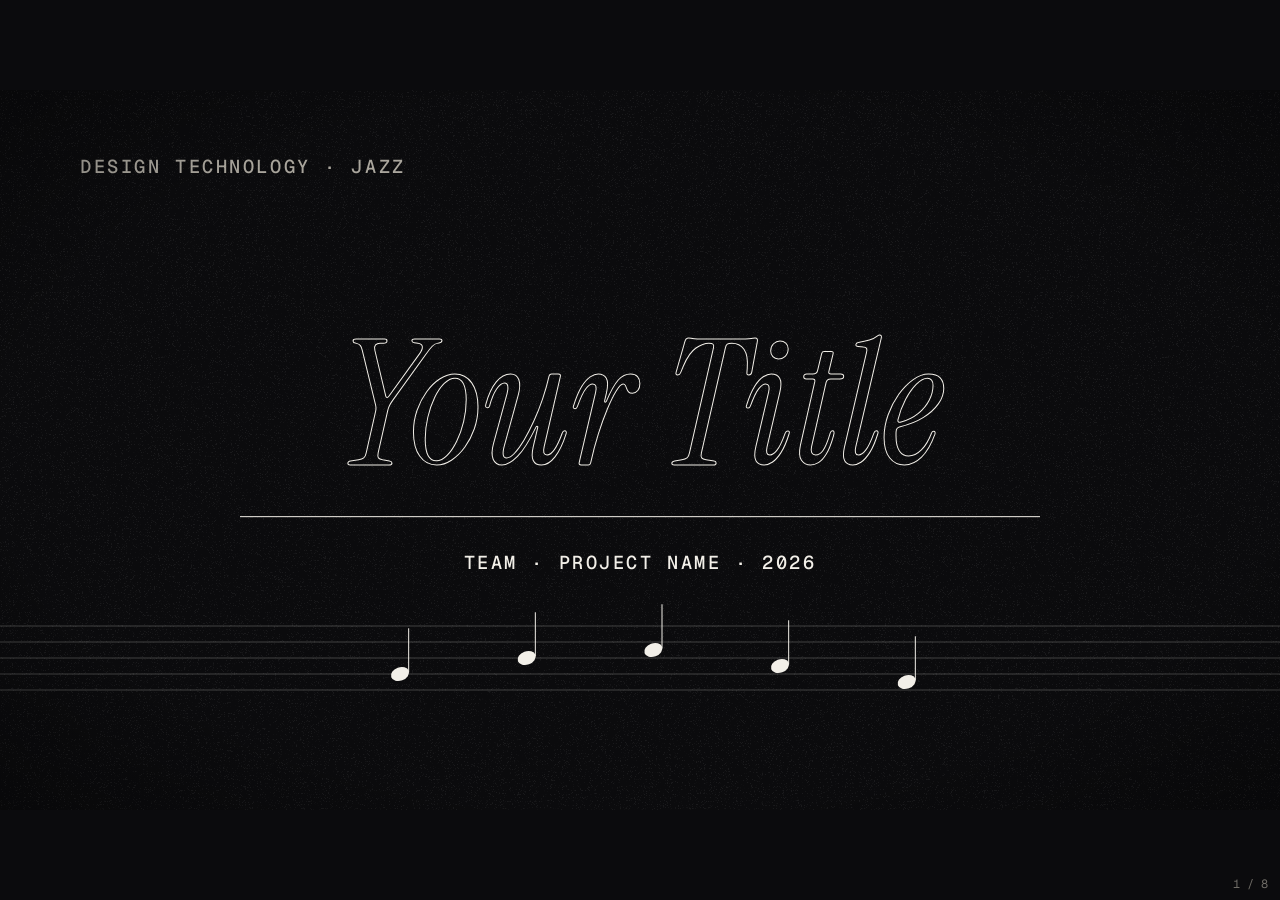
<file: templates/slides/index.html>
<!doctype html>
<html lang="en">
<head>
<meta charset="utf-8">
<title>DT Jazz · Slide template</title>
<meta name="viewport" content="width=device-width, initial-scale=1">
<!-- Design Technology · Jazz — 1920x1080 HTML deck. Arrow keys / space / click to navigate. Self-contained: fonts are local (../../fonts). -->
<style>
@font-face{font-family:"Instrument Serif";font-style:italic;font-weight:400;src:url("../../fonts/instrument-serif-latin-400-italic.woff2") format("woff2")}
@font-face{font-family:"Inter Tight";font-style:normal;font-weight:100 900;src:url("../../fonts/inter-tight-latin-wght-normal.woff2") format("woff2")}
@font-face{font-family:"Geist Mono";font-style:normal;font-weight:400;src:url("../../fonts/geist-mono-latin-400-normal.woff2") format("woff2")}
@font-face{font-family:"Geist Mono";font-style:normal;font-weight:500;src:url("../../fonts/geist-mono-latin-500-normal.woff2") format("woff2")}
:root{--bg:#0B0B0D;--ink:#F2EFE8;--soft:#A9A59C;--beat:545.45ms;--and:272.7ms;--bar:2181.8ms;
 --mono:"Geist Mono",ui-monospace,monospace;--sans:"Inter Tight",system-ui,sans-serif;--serif:"Instrument Serif",Georgia,serif}
*{box-sizing:border-box}
html,body{margin:0;height:100%;background:var(--bg);overflow:hidden;color:var(--ink);font-family:var(--sans);font-weight:300}
#stage{position:absolute;left:50%;top:50%;width:1920px;height:1080px;transform-origin:center;transform:translate(-50%,-50%)}
.slide{position:absolute;inset:0;background:var(--bg);overflow:hidden;visibility:hidden}
.slide.active{visibility:visible}
.layer,.fx{position:absolute;inset:0;width:1920px;height:1080px;pointer-events:none}
.label{position:absolute;white-space:nowrap;font-family:var(--mono);font-weight:500;font-size:28px;letter-spacing:.12em;text-transform:uppercase}
.phrase{position:absolute;font-weight:300;font-size:64px;line-height:1.12;letter-spacing:-.01em}
.phrase.xl{font-size:104px;line-height:1.1}
.clave{font-family:var(--serif);font-style:italic;font-weight:400;font-size:1.35em;letter-spacing:0;line-height:.8;padding-left:.04em}
.small{position:absolute;font-size:28px;line-height:1.35;color:var(--soft)}
.fig .label{position:static}
.fig{position:absolute;display:flex;align-items:baseline;gap:32px}
.num{font-family:var(--serif);font-style:italic;font-size:150px;line-height:1}
.foot{position:absolute;left:120px;right:120px;bottom:48px;display:flex;justify-content:space-between;font-family:var(--mono);font-size:18px;letter-spacing:.12em;color:var(--soft)}
#hud{position:fixed;right:12px;bottom:8px;font:12px var(--mono);color:#6F6C66}
/* motion: everything is a function of the 110 BPM grid; entrances land on the "and" of the beat; nothing is still */
.in{opacity:0}
.active .in{animation:rise .55s cubic-bezier(.2,.9,.25,1.08) both;animation-delay:calc(var(--d,0) * var(--beat) + var(--and))}
@keyframes rise{from{opacity:0;translate:0 18px}to{opacity:1;translate:0 0}}
.halo{pointer-events:none;transform-origin:center}
.active .halo{animation:breathe calc(var(--bar) * 2) ease-in-out infinite;animation-delay:calc(var(--d,0) * -.7s)}
@keyframes breathe{0%,100%{transform:scale(.96);opacity:.85}50%{transform:scale(1.05);opacity:1}}
.inst{transform-origin:50% 96%}
.active .inst.sway{animation:sway var(--bar) ease-in-out infinite}
@keyframes sway{0%,100%{transform:rotate(-.7deg) translateY(0)}50%{transform:rotate(.7deg) translateY(-3px)}}
.active .ring{animation:pulse var(--bar) infinite;transform-box:fill-box;transform-origin:center}
@keyframes pulse{0%,18%,50%,68%,100%{transform:scale(1)}25%,75%{transform:scale(1.025)}}
.active .ping{animation:ping var(--bar) infinite;animation-delay:calc(var(--d,0) * var(--beat));transform-box:fill-box;transform-origin:center}
@keyframes ping{0%,18%,50%,68%,100%{transform:scale(1);opacity:.9}25%,75%{transform:scale(1.5);opacity:.2}}
@media (prefers-reduced-motion:reduce){.in{opacity:1;animation:none!important}.halo,.inst,.ring,.ping{animation:none!important}}

</style>
</head>
<body>
<svg width="0" height="0" style="position:absolute" aria-hidden="true"><defs>
<filter id="grain" x="0" y="0" width="1920" height="1080" filterUnits="userSpaceOnUse"><feTurbulence type="fractalNoise" baseFrequency="0.85" numOctaves="2" seed="11" stitchTiles="stitch" result="n"/><feColorMatrix in="n" type="matrix" values="0 0 0 0 1  0 0 0 0 1  0 0 0 0 1  9 0 0 0 -5.6"/></filter>
<radialGradient id="vig" cx=".5" cy=".5" r=".78"><stop offset=".62" stop-color="#000" stop-opacity="0"/><stop offset="1" stop-color="#000" stop-opacity=".38"/></radialGradient>
<radialGradient id="glow-capture"><stop offset="0" stop-color="#7FB8E6" stop-opacity=".30"/><stop offset=".55" stop-color="#A99BE0" stop-opacity=".13"/><stop offset="1" stop-color="#A99BE0" stop-opacity="0"/></radialGradient><radialGradient id="glow-intelligence"><stop offset="0" stop-color="#A99BE0" stop-opacity=".30"/><stop offset=".55" stop-color="#E59BC0" stop-opacity=".13"/><stop offset="1" stop-color="#E59BC0" stop-opacity="0"/></radialGradient><radialGradient id="glow-delivery"><stop offset="0" stop-color="#F2B48C" stop-opacity=".30"/><stop offset=".55" stop-color="#EE7F6E" stop-opacity=".13"/><stop offset="1" stop-color="#EE7F6E" stop-opacity="0"/></radialGradient><radialGradient id="glow-innovation"><stop offset="0" stop-color="#E59BC0" stop-opacity=".30"/><stop offset=".55" stop-color="#EE7F6E" stop-opacity=".13"/><stop offset="1" stop-color="#EE7F6E" stop-opacity="0"/></radialGradient>
<symbol id="inst-capture" viewBox="-8 -8 316 656" overflow="visible"><g fill="none" stroke="#F2EFE8" stroke-linecap="round" stroke-linejoin="round"><path d="M142 300C124 306 104 326 90 352C80 372 84 398 96 416C106 430 104 442 90 462C70 490 58 520 66 556C74 586 110 598 150 598C190 598 226 586 234 556C242 520 230 490 210 462C196 442 194 430 204 416C216 398 220 372 210 352C196 326 176 306 158 300Z" style="stroke-width:calc(var(--sw)*1.000)"/><path d="M144 90L136 462H164L156 90" style="stroke-width:calc(var(--sw)*1.000)"/><path d="M144 90V46C144 28 150 16 160 14M156 90V50" style="stroke-width:calc(var(--sw)*1.000)"/><path d="M156 50C156 30 166 20 174 24C182 30 178 44 168 44C162 44 162 36 168 36" style="stroke-width:calc(var(--sw)*1.000)"/><path d="M144 58H130M144 74H130M156 64H170M156 80H170" style="stroke-width:calc(var(--sw)*1.000)"/><path d="M146 90L140 536M149 90L147 536M151 90L153 536M154 90L160 536" style="stroke-width:calc(var(--sw)*0.440)"/><path d="M122 436C108 450 126 466 118 484C114 494 118 502 126 510" style="stroke-width:calc(var(--sw)*1.000)"/><path d="M178 436C192 450 174 466 182 484C186 494 182 502 174 510" style="stroke-width:calc(var(--sw)*1.000)"/><path d="M119.5 430a3.5 3.5 0 1 0 7 0a3.5 3.5 0 1 0 -7 0" style="stroke-width:calc(var(--sw)*1.000)"/><path d="M173.5 430a3.5 3.5 0 1 0 7 0a3.5 3.5 0 1 0 -7 0" style="stroke-width:calc(var(--sw)*1.000)"/><path d="M125.5 514a3.5 3.5 0 1 0 7 0a3.5 3.5 0 1 0 -7 0" style="stroke-width:calc(var(--sw)*1.000)"/><path d="M167.5 514a3.5 3.5 0 1 0 7 0a3.5 3.5 0 1 0 -7 0" style="stroke-width:calc(var(--sw)*1.000)"/><path d="M120 496H180M132 496C136 476 164 476 168 496" style="stroke-width:calc(var(--sw)*1.000)"/><path d="M138 532H162L156 580H144Z" style="stroke-width:calc(var(--sw)*1.000)"/><path d="M150 598V636M143 608H157" style="stroke-width:calc(var(--sw)*1.000)"/></g></symbol>
<symbol id="inst-intelligence" viewBox="-8 -8 536 446" overflow="visible"><g fill="none" stroke="#F2EFE8" stroke-linecap="round" stroke-linejoin="round"><path d="M34 238H392C434 238 474 222 494 192C486 220 444 266 394 266H34Z" style="stroke-width:calc(var(--sw)*1.000)"/><path d="M118 238L206 64L468 92C500 122 506 160 494 194" style="stroke-width:calc(var(--sw)*1.000)"/><path d="M130 238L214 80L460 106C488 130 492 160 482 192" style="stroke-width:calc(var(--sw)*1.000)"/><path d="M332 238L340 100" style="stroke-width:calc(var(--sw)*1.000)"/><path d="M34 214H236V238" style="stroke-width:calc(var(--sw)*1.000)"/><path d="M34 214V238" style="stroke-width:calc(var(--sw)*1.000)"/><path d="M46 214V238M58 214V238M70 214V238M82 214V238M94 214V238M106 214V238M118 214V238M130 214V238M142 214V238M154 214V238M166 214V238M178 214V238M190 214V238M202 214V238M214 214V238M226 214V238" style="stroke-width:calc(var(--sw)*0.440)"/><path d="M55 214V228H61V214M67 214V228H73V214M91 214V228H97V214M103 214V228H109V214M115 214V228H121V214M139 214V228H145V214M151 214V228H157V214M175 214V228H181V214M187 214V228H193V214M199 214V228H205V214" style="stroke-width:calc(var(--sw)*1.000)"/><path d="M150 214L170 168M226 214L196 168M160 190H214" style="stroke-width:calc(var(--sw)*0.440)"/><path d="M44 266L48 396M64 266L60 396M46 396H62" style="stroke-width:calc(var(--sw)*1.000)"/><path d="M47 406a7 7 0 1 0 14 0a7 7 0 1 0 -14 0" style="stroke-width:calc(var(--sw)*1.000)"/><path d="M432 256L436 392M452 252L446 392M434 392H448" style="stroke-width:calc(var(--sw)*1.000)"/><path d="M434 402a7 7 0 1 0 14 0a7 7 0 1 0 -14 0" style="stroke-width:calc(var(--sw)*1.000)"/><path d="M300 266L303 372M316 266L312 372" style="stroke-width:calc(var(--sw)*1.000)"/><path d="M118 266V352M138 266V352M108 352H148" style="stroke-width:calc(var(--sw)*1.000)"/><path d="M112 352V362M128 352V362M144 352V362" style="stroke-width:calc(var(--sw)*0.667)"/></g></symbol>
<symbol id="inst-delivery" viewBox="-8 -8 666 456" overflow="visible"><g fill="none" stroke="#F2EFE8" stroke-linecap="round" stroke-linejoin="round"><path d="M210 300a100 100 0 1 0 200 0a100 100 0 1 0 -200 0" style="stroke-width:calc(var(--sw)*1.000)"/><path d="M224 300a86 86 0 1 0 172 0a86 86 0 1 0 -172 0" style="stroke-width:calc(var(--sw)*0.440)"/><path d="M216 300a94 94 0 1 0 188 0a94 94 0 1 0 -188 0" stroke-dasharray="1.5 36" stroke-linecap="butt" stroke-opacity="0.6" style="stroke-width:calc(var(--sw)*3.333)"/><path d="M298 300a12 12 0 1 0 24 0a12 12 0 1 0 -24 0" style="stroke-width:calc(var(--sw)*1.000)"/><path d="M232 396L216 424M388 396L404 424" style="stroke-width:calc(var(--sw)*1.000)"/><path d="M223 162V184C223 198 307 198 307 184V162" style="stroke-width:calc(var(--sw)*1.000)"/><path d="M223 162a42 12 0 1 0 84 0a42 12 0 1 0 -84 0" style="stroke-width:calc(var(--sw)*1.000)"/><path d="M313 162V184C313 198 397 198 397 184V162" style="stroke-width:calc(var(--sw)*1.000)"/><path d="M313 162a42 12 0 1 0 84 0a42 12 0 1 0 -84 0" style="stroke-width:calc(var(--sw)*1.000)"/><path d="M310 200V186" style="stroke-width:calc(var(--sw)*1.000)"/><path d="M106 256V296C106 312 214 312 214 296V256" style="stroke-width:calc(var(--sw)*1.000)"/><path d="M106 256a54 14 0 1 0 108 0a54 14 0 1 0 -108 0" style="stroke-width:calc(var(--sw)*1.000)"/><path d="M118 258V300M148 262V308M172 262V308M202 258V300" style="stroke-width:calc(var(--sw)*0.440)"/><path d="M160 312V404M160 366L122 424M160 366L198 424" style="stroke-width:calc(var(--sw)*1.000)"/><path d="M415 260V306C415 324 535 324 535 306V260" style="stroke-width:calc(var(--sw)*1.000)"/><path d="M415 260a60 16 0 1 0 120 0a60 16 0 1 0 -120 0" style="stroke-width:calc(var(--sw)*1.000)"/><path d="M425 316V412M525 316V412" style="stroke-width:calc(var(--sw)*1.000)"/><path d="M12 196a40 6 0 1 0 80 0a40 6 0 1 0 -80 0" style="stroke-width:calc(var(--sw)*1.000)"/><path d="M12 206a40 6 0 1 0 80 0a40 6 0 1 0 -80 0" style="stroke-width:calc(var(--sw)*1.000)"/><path d="M52 212V410M52 410L22 430M52 410L82 430M52 380L100 410" style="stroke-width:calc(var(--sw)*1.000)"/><path d="M508 96a62 9 0 1 0 124 0a62 9 0 1 0 -124 0" transform="rotate(-9 570 96)" style="stroke-width:calc(var(--sw)*1.000)"/><path d="M561 96a9 2 0 1 0 18 0a9 2 0 1 0 -18 0" transform="rotate(-9 570 96)" style="stroke-width:calc(var(--sw)*1.000)"/><path d="M580 106V410M580 410L554 430M580 410L606 430" style="stroke-width:calc(var(--sw)*1.000)"/><path d="M96 150L176 224M140 130L198 224" style="stroke-width:calc(var(--sw)*0.667)"/></g></symbol>
<symbol id="inst-innovation" viewBox="-8 -8 376 636" overflow="visible"><g fill="none" stroke="#F2EFE8" stroke-linecap="round" stroke-linejoin="round"><path d="M137 150C137 104 130 74 106 56C90 46 76 48 60 46" style="stroke-width:calc(var(--sw)*1.000)"/><path d="M155 150C155 108 148 90 118 76C98 68 82 70 62 66" style="stroke-width:calc(var(--sw)*1.000)"/><path d="M60 46L30 44L26 56L62 66" style="stroke-width:calc(var(--sw)*1.000)"/><path d="M38 45L40 55" style="stroke-width:calc(var(--sw)*0.440)"/><path d="M126 150H166" style="stroke-width:calc(var(--sw)*1.000)"/><path d="M128 150L116 440C112 520 150 586 222 586C290 586 322 540 324 480C326 450 332 428 338 408" style="stroke-width:calc(var(--sw)*1.000)"/><path d="M164 150L176 440C180 486 196 524 226 524C252 524 268 500 270 470C272 448 276 430 278 410" style="stroke-width:calc(var(--sw)*1.000)"/><path d="M272 396a36 12 0 1 0 72 0a36 12 0 1 0 -72 0" transform="rotate(-10 308 396)" style="stroke-width:calc(var(--sw)*1.000)"/><path d="M278 396a30 8 0 1 0 60 0a30 8 0 1 0 -60 0" transform="rotate(-10 308 396)" style="stroke-width:calc(var(--sw)*0.440)"/><path d="M139 190a7 7 0 1 0 14 0a7 7 0 1 0 -14 0" style="stroke-width:calc(var(--sw)*1.000)"/><path d="M139 226a7 7 0 1 0 14 0a7 7 0 1 0 -14 0" style="stroke-width:calc(var(--sw)*1.000)"/><path d="M139 262a7 7 0 1 0 14 0a7 7 0 1 0 -14 0" style="stroke-width:calc(var(--sw)*1.000)"/><path d="M139 298a7 7 0 1 0 14 0a7 7 0 1 0 -14 0" style="stroke-width:calc(var(--sw)*1.000)"/><path d="M139 334a7 7 0 1 0 14 0a7 7 0 1 0 -14 0" style="stroke-width:calc(var(--sw)*1.000)"/><path d="M140 370a7 7 0 1 0 14 0a7 7 0 1 0 -14 0" style="stroke-width:calc(var(--sw)*1.000)"/><path d="M141 406a6 6 0 1 0 12 0a6 6 0 1 0 -12 0" style="stroke-width:calc(var(--sw)*1.000)"/><path d="M168 200H184M170 260H186M172 320H188" style="stroke-width:calc(var(--sw)*0.667)"/><path d="M186 200a4 4 0 1 0 8 0a4 4 0 1 0 -8 0" style="stroke-width:calc(var(--sw)*1.000)"/><path d="M188 260a4 4 0 1 0 8 0a4 4 0 1 0 -8 0" style="stroke-width:calc(var(--sw)*1.000)"/><path d="M190 320a4 4 0 1 0 8 0a4 4 0 1 0 -8 0" style="stroke-width:calc(var(--sw)*1.000)"/><path d="M226 524V536M206 520L200 532" style="stroke-width:calc(var(--sw)*0.667)"/></g></symbol>
</defs></svg>
<main id="stage">
<section class="slide" data-name="Cover" aria-label="1. Cover">
<svg class="layer" viewBox="0 0 1920 1080">
  <text class="in"  style="--d:0" x="960" y="560" text-anchor="middle" font-family="Instrument Serif" font-style="italic" font-size="260" fill="none" stroke="#F2EFE8" stroke-width="1.5" stroke-linejoin="round">Your Title</text>
  <path class="in" style="--d:1" d="M360 640H1560" stroke="#F2EFE8" stroke-width="1.5" fill="none"/>
  <g class="in"><path d="M0 900H1920" stroke="#F2EFE8" stroke-width="1" stroke-opacity=".35"/><path d="M0 876H1920" stroke="#F2EFE8" stroke-width="1" stroke-opacity=".35"/><path d="M0 852H1920" stroke="#F2EFE8" stroke-width="1" stroke-opacity=".35"/><path d="M0 828H1920" stroke="#F2EFE8" stroke-width="1" stroke-opacity=".35"/><path d="M0 804H1920" stroke="#F2EFE8" stroke-width="1" stroke-opacity=".35"/></g>
  <g class="in" style="--d:2.5"><ellipse cx="600" cy="876" rx="14" ry="10" transform="rotate(-20 600 876)" fill="#F2EFE8"/><path d="M613 873V808" stroke="#F2EFE8" stroke-width="1.5" stroke-linecap="round" fill="none"/><ellipse cx="790" cy="852" rx="14" ry="10" transform="rotate(-20 790 852)" fill="#F2EFE8"/><path d="M803 849V784" stroke="#F2EFE8" stroke-width="1.5" stroke-linecap="round" fill="none"/><ellipse cx="980" cy="840" rx="14" ry="10" transform="rotate(-20 980 840)" fill="#F2EFE8"/><path d="M993 837V772" stroke="#F2EFE8" stroke-width="1.5" stroke-linecap="round" fill="none"/><ellipse cx="1170" cy="864" rx="14" ry="10" transform="rotate(-20 1170 864)" fill="#F2EFE8"/><path d="M1183 861V796" stroke="#F2EFE8" stroke-width="1.5" stroke-linecap="round" fill="none"/><ellipse cx="1360" cy="888" rx="14" ry="10" transform="rotate(-20 1360 888)" fill="#F2EFE8"/><path d="M1373 885V820" stroke="#F2EFE8" stroke-width="1.5" stroke-linecap="round" fill="none"/></g>
</svg>
<div class="label in" style="left:960px;top:690px;transform:translateX(-50%);--d:1.5">Team · Project name · 2026</div>
<div class="label in" style="left:120px;top:96px;color:var(--soft)">DESIGN TECHNOLOGY · JAZZ</div><svg class="fx" viewBox="0 0 1920 1080"><rect width="1920" height="1080" filter="url(#grain)" opacity=".06"/><rect width="1920" height="1080" fill="url(#vig)"/></svg></section>
<section class="slide" data-name="Section" aria-label="2. Section">
<svg class="halo" style="position:absolute;left:0px;top:0px;--d:0" width="1040" height="1040" viewBox="-1 -1 2 2"><circle r="1" fill="url(#glow-capture)"/></svg>
<svg class="inst sway" style="position:absolute;left:370px;top:190px;overflow:visible;" width="300" height="622.8" viewBox="-8 -8 316 656"><use href="#inst-capture" style="--sw:1.580px"/></svg>
<svg class="layer" viewBox="0 0 1920 1080"><g class=""><path d="M0 900H1920" stroke="#F2EFE8" stroke-width="1" stroke-opacity=".35"/><path d="M0 876H1920" stroke="#F2EFE8" stroke-width="1" stroke-opacity=".35"/><path d="M0 852H1920" stroke="#F2EFE8" stroke-width="1" stroke-opacity=".35"/><path d="M0 828H1920" stroke="#F2EFE8" stroke-width="1" stroke-opacity=".35"/><path d="M0 804H1920" stroke="#F2EFE8" stroke-width="1" stroke-opacity=".35"/></g></svg>
<div class="label in" style="left:1000px;top:340px;">01 · Capture</div>
<div class="phrase in" style="left:1000px;top:410px;--d:1.5;width:720px">Reality becomes <span class="clave">data</span> before anyone draws a line.</div>
<div class="foot"><span>DT · JAZZ</span><span>02 / 08 · SECTION</span></div><svg class="fx" viewBox="0 0 1920 1080"><rect width="1920" height="1080" filter="url(#grain)" opacity=".06"/><rect width="1920" height="1080" fill="url(#vig)"/></svg></section>
<section class="slide" data-name="Phrase" aria-label="3. Phrase">
<div class="phrase xl in" style="left:120px;top:330px;width:1500px;--d:0">Everyone plays their part,<br>and the result is one <span class="clave">harmony</span>.</div>
<div class="label in" style="left:120px;top:96px;color:var(--soft)">Principle · 01</div>
<svg class="layer" viewBox="0 0 1920 1080"><path class="in" style="--d:1" d="M120 800H600" stroke="#F2EFE8" stroke-width="1.5"/></svg>
<div class="label in" style="left:120px;top:830px;color:var(--soft);--d:1.5">Say it in one breath</div>
<div class="foot"><span>DT · JAZZ</span><span>03 / 08 · PHRASE</span></div><svg class="fx" viewBox="0 0 1920 1080"><rect width="1920" height="1080" filter="url(#grain)" opacity=".06"/><rect width="1920" height="1080" fill="url(#vig)"/></svg></section>
<section class="slide" data-name="Person" aria-label="4. Person">
<svg class="halo" style="position:absolute;left:10px;top:0px;--d:0" width="940" height="940" viewBox="-1 -1 2 2"><circle r="1" fill="url(#glow-intelligence)"/></svg>
<svg class="layer" viewBox="0 0 1920 1080">
  <defs><clipPath id="ph"><circle cx="480" cy="440" r="110"/></clipPath></defs>
  <g class="ring" fill="none" stroke="#F2EFE8" stroke-linecap="round" stroke-linejoin="round">
    <circle cx="480" cy="440" r="110" stroke-width="1.5"/><circle cx="480" cy="440" r="118" stroke-width="1"/>
    <g clip-path="url(#ph)" stroke-width="1.5"><circle cx="480" cy="418" r="34"/><path d="M468 451V470M492 451V470"/><path d="M350 560C372 506 418 486 468 470M610 560C588 506 542 486 492 470"/></g>
  </g>
</svg>
<div class="label in" style="left:480px;top:590px;transform:translateX(-50%)">Name Surname · Team Lead</div>
<div class="label in" style="left:480px;top:640px;transform:translateX(-50%);font-size:20px;color:var(--soft);letter-spacing:.06em;text-transform:none;width:560px;white-space:normal;text-align:center">Placeholder silhouette: use a B/W photo, grayscale + contrast 1.1</div>
<div class="label in" style="left:1000px;top:340px;">02 · Intelligence</div>
<div class="phrase in" style="left:1000px;top:410px;width:760px;--d:1.5">Turns data into <span class="clave">decisions</span> the whole band can follow.</div>
<div class="foot"><span>DT · JAZZ</span><span>04 / 08 · PERSON</span></div><svg class="fx" viewBox="0 0 1920 1080"><rect width="1920" height="1080" filter="url(#grain)" opacity=".06"/><rect width="1920" height="1080" fill="url(#vig)"/></svg></section>
<section class="slide" data-name="Concept" aria-label="5. Concept">
<div class="phrase in" style="left:120px;top:110px;width:1500px;--d:0;font-size:60px">A workflow is a <span class="clave">score</span>: each step is a chord.</div>
<svg class="layer" viewBox="0 0 1920 1080">
  <g class=""><path d="M0 900H1920" stroke="#F2EFE8" stroke-width="1" stroke-opacity=".35"/><path d="M0 876H1920" stroke="#F2EFE8" stroke-width="1" stroke-opacity=".35"/><path d="M0 852H1920" stroke="#F2EFE8" stroke-width="1" stroke-opacity=".35"/><path d="M0 828H1920" stroke="#F2EFE8" stroke-width="1" stroke-opacity=".35"/><path d="M0 804H1920" stroke="#F2EFE8" stroke-width="1" stroke-opacity=".35"/></g>
  <g class="in" style="--d:1"><ellipse cx="420" cy="900" rx="14" ry="10" transform="rotate(-20 420 900)" fill="#F2EFE8"/><ellipse cx="420" cy="876" rx="14" ry="10" transform="rotate(-20 420 876)" fill="#F2EFE8"/><ellipse cx="420" cy="852" rx="14" ry="10" transform="rotate(-20 420 852)" fill="#F2EFE8"/><path d="M433 849V776" stroke="#F2EFE8" stroke-width="1.5" stroke-linecap="round" fill="none"/></g>
  <g class="in" style="--d:2"><ellipse cx="960" cy="888" rx="14" ry="10" transform="rotate(-20 960 888)" fill="#F2EFE8"/><ellipse cx="960" cy="864" rx="14" ry="10" transform="rotate(-20 960 864)" fill="#F2EFE8"/><ellipse cx="960" cy="840" rx="14" ry="10" transform="rotate(-20 960 840)" fill="#F2EFE8"/><ellipse cx="960" cy="816" rx="14" ry="10" transform="rotate(-20 960 816)" fill="#F2EFE8"/><path d="M973 813V740" stroke="#F2EFE8" stroke-width="1.5" stroke-linecap="round" fill="none"/></g>
  <g class="in" style="--d:3"><ellipse cx="1500" cy="900" rx="14" ry="10" transform="rotate(-20 1500 900)" fill="#F2EFE8"/><ellipse cx="1500" cy="876" rx="14" ry="10" transform="rotate(-20 1500 876)" fill="#F2EFE8"/><ellipse cx="1500" cy="852" rx="14" ry="10" transform="rotate(-20 1500 852)" fill="#F2EFE8"/><ellipse cx="1500" cy="828" rx="14" ry="10" transform="rotate(-20 1500 828)" fill="#F2EFE8"/><ellipse cx="1500" cy="804" rx="14" ry="10" transform="rotate(-20 1500 804)" fill="#F2EFE8"/><path d="M1513 801V728" stroke="#F2EFE8" stroke-width="1.5" stroke-linecap="round" fill="none"/></g>
</svg>
<div class="label in" style="left:420px;top:620px;transform:translateX(-50%);--d:1.5">01 · Capture</div><div class="label in" style="left:960px;top:620px;transform:translateX(-50%);--d:2.5">02 · Analyze</div><div class="label in" style="left:1500px;top:620px;transform:translateX(-50%);--d:3.5">03 · Deliver</div>
<div class="small in" style="left:200px;top:670px;width:440px;text-align:center;--d:2">Collect what is real</div><div class="small in" style="left:740px;top:670px;width:440px;text-align:center;--d:3">Find the pattern</div><div class="small in" style="left:1280px;top:670px;width:440px;text-align:center;--d:4">Land it together</div>
<div class="foot"><span>DT · JAZZ</span><span>05 / 08 · CONCEPT</span></div><svg class="fx" viewBox="0 0 1920 1080"><rect width="1920" height="1080" filter="url(#grain)" opacity=".06"/><rect width="1920" height="1080" fill="url(#vig)"/></svg></section>
<section class="slide" data-name="Band" aria-label="6. Band">
<svg class="halo" style="position:absolute;left:30px;top:180px;--d:0" width="600" height="600" viewBox="-1 -1 2 2"><circle r="1" fill="url(#glow-capture)"/></svg><svg class="halo" style="position:absolute;left:480px;top:180px;--d:1" width="600" height="600" viewBox="-1 -1 2 2"><circle r="1" fill="url(#glow-intelligence)"/></svg><svg class="halo" style="position:absolute;left:930px;top:180px;--d:2" width="600" height="600" viewBox="-1 -1 2 2"><circle r="1" fill="url(#glow-delivery)"/></svg><svg class="halo" style="position:absolute;left:1320px;top:180px;--d:3" width="600" height="600" viewBox="-1 -1 2 2"><circle r="1" fill="url(#glow-innovation)"/></svg>
<svg class="inst sway" style="position:absolute;left:255px;top:248.60759493670884px;overflow:visible;animation-delay:0s" width="150" height="311.4" viewBox="-8 -8 316 656"><use href="#inst-capture" style="--sw:3.160px"/></svg><svg class="inst sway" style="position:absolute;left:655px;top:351.9776119402985px;overflow:visible;animation-delay:0.5455s" width="250" height="208.0" viewBox="-8 -8 536 446"><use href="#inst-intelligence" style="--sw:3.216px"/></svg><svg class="inst sway" style="position:absolute;left:1085px;top:361.44144144144144px;overflow:visible;animation-delay:1.091s" width="290" height="198.6" viewBox="-8 -8 666 456"><use href="#inst-delivery" style="--sw:3.445px"/></svg><svg class="inst sway" style="position:absolute;left:1535px;top:272.4468085106383px;overflow:visible;animation-delay:1.6364999999999998s" width="170" height="287.6" viewBox="-8 -8 376 636"><use href="#inst-innovation" style="--sw:3.318px"/></svg>
<svg class="layer" viewBox="0 0 1920 1080"><g class=""><path d="M0 900H1920" stroke="#F2EFE8" stroke-width="1" stroke-opacity=".35"/><path d="M0 876H1920" stroke="#F2EFE8" stroke-width="1" stroke-opacity=".35"/><path d="M0 852H1920" stroke="#F2EFE8" stroke-width="1" stroke-opacity=".35"/><path d="M0 828H1920" stroke="#F2EFE8" stroke-width="1" stroke-opacity=".35"/><path d="M0 804H1920" stroke="#F2EFE8" stroke-width="1" stroke-opacity=".35"/></g><g class="in" style="--d:1"><ellipse cx="330" cy="876" rx="14" ry="10" transform="rotate(-20 330 876)" fill="#F2EFE8"/><path d="M343 873V808" stroke="#F2EFE8" stroke-width="1.5" stroke-linecap="round" fill="none"/></g><g class="in" style="--d:2"><ellipse cx="780" cy="840" rx="14" ry="10" transform="rotate(-20 780 840)" fill="#F2EFE8"/><path d="M793 837V772" stroke="#F2EFE8" stroke-width="1.5" stroke-linecap="round" fill="none"/></g><g class="in" style="--d:3"><path d="M1220 782L1240 802M1240 782L1220 802" fill="none" stroke="#F2EFE8" stroke-width="1.5" stroke-linecap="round"/><path d="M1243 789V724" stroke="#F2EFE8" stroke-width="1.5" stroke-linecap="round" fill="none"/></g><g class="in" style="--d:4"><ellipse cx="1620" cy="852" rx="14" ry="10" transform="rotate(-20 1620 852)" fill="#F2EFE8"/><path d="M1633 849V784" stroke="#F2EFE8" stroke-width="1.5" stroke-linecap="round" fill="none"/></g></svg>
<div class="label in" style="left:330px;top:600px;transform:translateX(-50%);--d:1">Capture</div><div class="label in" style="left:780px;top:600px;transform:translateX(-50%);--d:1.5">Intelligence</div><div class="label in" style="left:1230px;top:600px;transform:translateX(-50%);--d:2">Delivery</div><div class="label in" style="left:1620px;top:600px;transform:translateX(-50%);--d:2.5">Innovation</div>
<div class="small in" style="left:140px;top:650px;width:380px;text-align:center;--d:1.5">Sketch to certainty</div><div class="small in" style="left:590px;top:650px;width:380px;text-align:center;--d:2">The harmony others follow</div><div class="small in" style="left:1040px;top:650px;width:380px;text-align:center;--d:2.5">Everyone lands together</div><div class="small in" style="left:1430px;top:650px;width:380px;text-align:center;--d:3">Improvise, then ship</div>
<div class="label in" style="left:120px;top:96px;color:var(--soft)">Four axes · one band</div>
<div class="foot"><span>DT · JAZZ</span><span>06 / 08 · BAND</span></div><svg class="fx" viewBox="0 0 1920 1080"><rect width="1920" height="1080" filter="url(#grain)" opacity=".06"/><rect width="1920" height="1080" fill="url(#vig)"/></svg></section>
<section class="slide" data-name="Map" aria-label="7. Map">
<svg class="layer" viewBox="0 0 1920 1080">
  <g class="in" style="--d:0"><circle cx="562.2" cy="522.0" r="3.3" fill="#F2EFE8" fill-opacity="0.77"/><circle cx="412.7" cy="510.6" r="2.3" fill="#F2EFE8" fill-opacity="0.49"/><circle cx="382.8" cy="489.1" r="2.0" fill="#F2EFE8" fill-opacity="0.44"/><circle cx="530.8" cy="441.1" r="1.9" fill="#F2EFE8" fill-opacity="0.57"/><circle cx="486.6" cy="597.5" r="2.0" fill="#F2EFE8" fill-opacity="0.94"/><circle cx="522.5" cy="623.0" r="1.8" fill="#F2EFE8" fill-opacity="0.44"/><circle cx="571.7" cy="569.0" r="2.5" fill="#F2EFE8" fill-opacity="0.81"/><circle cx="665.0" cy="567.4" r="2.5" fill="#F2EFE8" fill-opacity="0.72"/><circle cx="448.9" cy="422.2" r="2.6" fill="#F2EFE8" fill-opacity="0.90"/><circle cx="535.9" cy="500.6" r="1.8" fill="#F2EFE8" fill-opacity="0.56"/><circle cx="498.5" cy="527.1" r="1.7" fill="#F2EFE8" fill-opacity="0.81"/><circle cx="444.5" cy="572.7" r="2.3" fill="#F2EFE8" fill-opacity="0.92"/><circle cx="479.2" cy="432.6" r="2.1" fill="#F2EFE8" fill-opacity="0.56"/><circle cx="559.9" cy="550.7" r="3.1" fill="#F2EFE8" fill-opacity="0.54"/><circle cx="569.5" cy="601.4" r="2.1" fill="#F2EFE8" fill-opacity="0.38"/><circle cx="454.5" cy="423.3" r="2.5" fill="#F2EFE8" fill-opacity="0.85"/><circle cx="428.5" cy="432.7" r="1.7" fill="#F2EFE8" fill-opacity="0.67"/><circle cx="425.0" cy="436.3" r="3.2" fill="#F2EFE8" fill-opacity="0.85"/><circle cx="381.5" cy="459.7" r="3.2" fill="#F2EFE8" fill-opacity="0.68"/><circle cx="525.4" cy="512.5" r="2.4" fill="#F2EFE8" fill-opacity="0.55"/><circle cx="499.7" cy="439.5" r="2.9" fill="#F2EFE8" fill-opacity="0.94"/><circle cx="375.7" cy="484.7" r="2.3" fill="#F2EFE8" fill-opacity="0.74"/><circle cx="510.9" cy="438.5" r="2.1" fill="#F2EFE8" fill-opacity="0.49"/><circle cx="546.3" cy="521.0" r="3.2" fill="#F2EFE8" fill-opacity="0.85"/><circle cx="506.1" cy="510.3" r="2.6" fill="#F2EFE8" fill-opacity="0.71"/><circle cx="484.9" cy="412.7" r="2.0" fill="#F2EFE8" fill-opacity="0.94"/><circle cx="430.3" cy="440.2" r="2.6" fill="#F2EFE8" fill-opacity="0.85"/><circle cx="628.8" cy="604.1" r="2.4" fill="#F2EFE8" fill-opacity="0.69"/><circle cx="576.8" cy="578.7" r="1.9" fill="#F2EFE8" fill-opacity="0.84"/><circle cx="614.0" cy="447.9" r="2.7" fill="#F2EFE8" fill-opacity="0.94"/><circle cx="407.2" cy="460.2" r="3.2" fill="#F2EFE8" fill-opacity="0.64"/><circle cx="536.5" cy="603.4" r="2.9" fill="#F2EFE8" fill-opacity="0.86"/><circle cx="566.7" cy="596.2" r="2.4" fill="#F2EFE8" fill-opacity="0.67"/><circle cx="556.1" cy="569.9" r="2.3" fill="#F2EFE8" fill-opacity="0.64"/><circle cx="524.6" cy="525.5" r="1.8" fill="#F2EFE8" fill-opacity="0.36"/><circle cx="644.4" cy="584.2" r="3.3" fill="#F2EFE8" fill-opacity="0.39"/><circle cx="569.5" cy="582.3" r="2.4" fill="#F2EFE8" fill-opacity="0.79"/><circle cx="451.0" cy="568.6" r="2.9" fill="#F2EFE8" fill-opacity="0.78"/><circle cx="558.3" cy="443.9" r="2.9" fill="#F2EFE8" fill-opacity="0.60"/><circle cx="435.1" cy="497.2" r="2.4" fill="#F2EFE8" fill-opacity="0.82"/><circle cx="594.8" cy="546.6" r="3.0" fill="#F2EFE8" fill-opacity="0.85"/><circle cx="537.2" cy="448.7" r="2.1" fill="#F2EFE8" fill-opacity="0.90"/><circle cx="519.1" cy="586.1" r="2.4" fill="#F2EFE8" fill-opacity="0.85"/><circle cx="381.8" cy="581.6" r="2.5" fill="#F2EFE8" fill-opacity="0.61"/><circle cx="454.2" cy="588.5" r="2.0" fill="#F2EFE8" fill-opacity="0.88"/><circle cx="368.3" cy="472.1" r="3.0" fill="#F2EFE8" fill-opacity="0.65"/><circle cx="389.1" cy="555.5" r="3.2" fill="#F2EFE8" fill-opacity="0.68"/><circle cx="482.3" cy="483.0" r="2.7" fill="#F2EFE8" fill-opacity="0.58"/><circle cx="398.6" cy="455.3" r="2.2" fill="#F2EFE8" fill-opacity="0.53"/><circle cx="638.4" cy="569.0" r="2.8" fill="#F2EFE8" fill-opacity="0.93"/><circle cx="484.4" cy="571.1" r="1.6" fill="#F2EFE8" fill-opacity="0.78"/><circle cx="654.6" cy="476.4" r="3.0" fill="#F2EFE8" fill-opacity="0.93"/><circle cx="544.7" cy="627.6" r="2.0" fill="#F2EFE8" fill-opacity="0.67"/><circle cx="408.7" cy="578.7" r="2.9" fill="#F2EFE8" fill-opacity="0.72"/><circle cx="499.5" cy="434.3" r="2.6" fill="#F2EFE8" fill-opacity="0.51"/><circle cx="578.1" cy="453.5" r="1.8" fill="#F2EFE8" fill-opacity="0.78"/><circle cx="396.1" cy="538.5" r="2.5" fill="#F2EFE8" fill-opacity="0.88"/><circle cx="583.7" cy="507.5" r="1.7" fill="#F2EFE8" fill-opacity="0.52"/><circle cx="414.7" cy="509.7" r="3.1" fill="#F2EFE8" fill-opacity="0.86"/><circle cx="360.9" cy="500.3" r="2.0" fill="#F2EFE8" fill-opacity="0.65"/><circle cx="644.9" cy="479.4" r="2.9" fill="#F2EFE8" fill-opacity="0.55"/><circle cx="661.1" cy="461.7" r="3.0" fill="#F2EFE8" fill-opacity="0.35"/><circle cx="593.1" cy="602.9" r="1.7" fill="#F2EFE8" fill-opacity="0.40"/><circle cx="595.3" cy="489.8" r="2.6" fill="#F2EFE8" fill-opacity="0.51"/><circle cx="559.3" cy="430.2" r="1.6" fill="#F2EFE8" fill-opacity="0.62"/><circle cx="568.4" cy="515.9" r="1.7" fill="#F2EFE8" fill-opacity="0.58"/><circle cx="554.5" cy="431.3" r="2.0" fill="#F2EFE8" fill-opacity="0.65"/><circle cx="612.7" cy="567.4" r="2.3" fill="#F2EFE8" fill-opacity="0.68"/><circle cx="593.6" cy="604.1" r="2.0" fill="#F2EFE8" fill-opacity="0.77"/><circle cx="536.2" cy="501.6" r="1.8" fill="#F2EFE8" fill-opacity="0.78"/><circle cx="590.6" cy="483.6" r="3.0" fill="#F2EFE8" fill-opacity="0.74"/><circle cx="497.0" cy="550.4" r="1.7" fill="#F2EFE8" fill-opacity="0.94"/><circle cx="490.0" cy="467.6" r="2.4" fill="#F2EFE8" fill-opacity="0.39"/><circle cx="409.5" cy="512.8" r="2.9" fill="#F2EFE8" fill-opacity="0.45"/><circle cx="516.1" cy="474.7" r="1.9" fill="#F2EFE8" fill-opacity="0.47"/><circle cx="541.8" cy="506.8" r="1.6" fill="#F2EFE8" fill-opacity="0.91"/><circle cx="624.0" cy="483.6" r="2.5" fill="#F2EFE8" fill-opacity="0.77"/><circle cx="578.5" cy="589.5" r="1.6" fill="#F2EFE8" fill-opacity="0.71"/><circle cx="492.1" cy="420.5" r="1.6" fill="#F2EFE8" fill-opacity="0.69"/><circle cx="492.4" cy="538.9" r="3.2" fill="#F2EFE8" fill-opacity="0.51"/><circle cx="570.8" cy="568.5" r="2.1" fill="#F2EFE8" fill-opacity="0.83"/><circle cx="590.6" cy="428.4" r="2.9" fill="#F2EFE8" fill-opacity="0.77"/><circle cx="609.6" cy="454.0" r="2.8" fill="#F2EFE8" fill-opacity="0.76"/><circle cx="481.1" cy="585.2" r="2.7" fill="#F2EFE8" fill-opacity="0.55"/><circle cx="526.2" cy="597.4" r="2.6" fill="#F2EFE8" fill-opacity="0.76"/><circle cx="391.7" cy="561.3" r="1.9" fill="#F2EFE8" fill-opacity="0.79"/><circle cx="408.1" cy="511.1" r="2.2" fill="#F2EFE8" fill-opacity="0.84"/><circle cx="609.7" cy="577.8" r="2.5" fill="#F2EFE8" fill-opacity="0.75"/><circle cx="486.9" cy="498.0" r="2.3" fill="#F2EFE8" fill-opacity="0.92"/><circle cx="491.5" cy="443.5" r="2.8" fill="#F2EFE8" fill-opacity="0.54"/><circle cx="562.2" cy="515.8" r="2.9" fill="#F2EFE8" fill-opacity="0.62"/><circle cx="539.0" cy="596.2" r="1.9" fill="#F2EFE8" fill-opacity="0.86"/><circle cx="644.3" cy="519.8" r="3.2" fill="#F2EFE8" fill-opacity="0.45"/><circle cx="449.6" cy="525.3" r="1.6" fill="#F2EFE8" fill-opacity="0.77"/><circle cx="526.2" cy="469.0" r="1.5" fill="#F2EFE8" fill-opacity="0.64"/><circle cx="471.6" cy="467.1" r="2.5" fill="#F2EFE8" fill-opacity="0.91"/><circle cx="485.6" cy="598.6" r="2.8" fill="#F2EFE8" fill-opacity="0.53"/><circle cx="627.5" cy="573.2" r="1.7" fill="#F2EFE8" fill-opacity="0.68"/><circle cx="386.6" cy="546.0" r="3.0" fill="#F2EFE8" fill-opacity="0.79"/><circle cx="386.5" cy="476.0" r="2.4" fill="#F2EFE8" fill-opacity="0.80"/><circle cx="419.3" cy="463.5" r="2.6" fill="#F2EFE8" fill-opacity="0.76"/><circle cx="532.4" cy="426.9" r="3.1" fill="#F2EFE8" fill-opacity="0.87"/><circle cx="458.6" cy="442.5" r="1.8" fill="#F2EFE8" fill-opacity="0.50"/><circle cx="596.6" cy="518.2" r="3.1" fill="#F2EFE8" fill-opacity="0.37"/><circle cx="517.8" cy="440.8" r="3.0" fill="#F2EFE8" fill-opacity="0.51"/><circle cx="559.7" cy="577.4" r="2.8" fill="#F2EFE8" fill-opacity="0.74"/><circle cx="493.7" cy="551.9" r="2.1" fill="#F2EFE8" fill-opacity="0.91"/><circle cx="574.8" cy="544.0" r="2.0" fill="#F2EFE8" fill-opacity="0.79"/><circle cx="663.7" cy="520.3" r="1.5" fill="#F2EFE8" fill-opacity="0.94"/><circle cx="352.6" cy="514.7" r="2.6" fill="#F2EFE8" fill-opacity="0.58"/><circle cx="531.3" cy="462.8" r="2.2" fill="#F2EFE8" fill-opacity="0.75"/><circle cx="531.7" cy="439.6" r="2.8" fill="#F2EFE8" fill-opacity="0.58"/><circle cx="456.4" cy="484.1" r="1.6" fill="#F2EFE8" fill-opacity="0.59"/><circle cx="543.1" cy="614.9" r="1.8" fill="#F2EFE8" fill-opacity="0.54"/><circle cx="600.4" cy="556.6" r="3.2" fill="#F2EFE8" fill-opacity="0.88"/><circle cx="394.4" cy="472.8" r="3.1" fill="#F2EFE8" fill-opacity="0.36"/><circle cx="545.4" cy="567.3" r="2.2" fill="#F2EFE8" fill-opacity="0.63"/><circle cx="585.9" cy="580.8" r="2.2" fill="#F2EFE8" fill-opacity="0.36"/><circle cx="655.3" cy="523.4" r="2.3" fill="#F2EFE8" fill-opacity="0.53"/><circle cx="628.5" cy="539.5" r="2.9" fill="#F2EFE8" fill-opacity="0.87"/><circle cx="380.7" cy="495.9" r="3.3" fill="#F2EFE8" fill-opacity="0.93"/><circle cx="440.9" cy="608.6" r="3.0" fill="#F2EFE8" fill-opacity="0.83"/><circle cx="650.6" cy="484.4" r="2.8" fill="#F2EFE8" fill-opacity="0.54"/><circle cx="470.4" cy="612.7" r="2.1" fill="#F2EFE8" fill-opacity="0.81"/><circle cx="639.4" cy="551.5" r="2.5" fill="#F2EFE8" fill-opacity="0.49"/><circle cx="386.2" cy="543.0" r="3.1" fill="#F2EFE8" fill-opacity="0.53"/><circle cx="648.4" cy="527.3" r="2.4" fill="#F2EFE8" fill-opacity="0.38"/><circle cx="622.5" cy="541.6" r="1.8" fill="#F2EFE8" fill-opacity="0.76"/><circle cx="504.1" cy="422.3" r="2.9" fill="#F2EFE8" fill-opacity="0.82"/><circle cx="356.2" cy="517.7" r="3.1" fill="#F2EFE8" fill-opacity="0.67"/><circle cx="868.7" cy="608.1" r="2.1" fill="#F2EFE8" fill-opacity="0.90"/><circle cx="783.7" cy="562.2" r="2.2" fill="#F2EFE8" fill-opacity="0.52"/><circle cx="642.5" cy="652.6" r="2.8" fill="#F2EFE8" fill-opacity="0.56"/><circle cx="767.2" cy="537.7" r="2.6" fill="#F2EFE8" fill-opacity="0.78"/><circle cx="680.9" cy="569.2" r="1.7" fill="#F2EFE8" fill-opacity="0.82"/><circle cx="804.1" cy="622.9" r="2.2" fill="#F2EFE8" fill-opacity="0.79"/><circle cx="774.7" cy="558.5" r="2.3" fill="#F2EFE8" fill-opacity="0.92"/><circle cx="806.5" cy="646.9" r="2.7" fill="#F2EFE8" fill-opacity="0.49"/><circle cx="685.6" cy="612.0" r="2.5" fill="#F2EFE8" fill-opacity="0.59"/><circle cx="719.1" cy="558.9" r="3.0" fill="#F2EFE8" fill-opacity="0.41"/><circle cx="798.9" cy="763.0" r="1.6" fill="#F2EFE8" fill-opacity="0.84"/><circle cx="720.4" cy="744.9" r="2.1" fill="#F2EFE8" fill-opacity="0.84"/><circle cx="768.4" cy="698.9" r="2.3" fill="#F2EFE8" fill-opacity="0.71"/><circle cx="854.7" cy="726.8" r="1.6" fill="#F2EFE8" fill-opacity="0.73"/><circle cx="710.3" cy="645.4" r="2.9" fill="#F2EFE8" fill-opacity="0.91"/><circle cx="749.9" cy="629.4" r="1.8" fill="#F2EFE8" fill-opacity="0.70"/><circle cx="770.3" cy="720.9" r="2.3" fill="#F2EFE8" fill-opacity="0.45"/><circle cx="825.8" cy="704.8" r="2.7" fill="#F2EFE8" fill-opacity="0.92"/><circle cx="704.7" cy="563.0" r="2.3" fill="#F2EFE8" fill-opacity="0.56"/><circle cx="818.3" cy="688.2" r="2.5" fill="#F2EFE8" fill-opacity="0.72"/><circle cx="785.8" cy="628.3" r="2.0" fill="#F2EFE8" fill-opacity="0.39"/><circle cx="659.1" cy="657.4" r="3.2" fill="#F2EFE8" fill-opacity="0.40"/><circle cx="774.4" cy="524.0" r="2.3" fill="#F2EFE8" fill-opacity="0.88"/><circle cx="802.3" cy="574.2" r="1.6" fill="#F2EFE8" fill-opacity="0.50"/><circle cx="776.6" cy="603.9" r="2.2" fill="#F2EFE8" fill-opacity="0.82"/><circle cx="726.2" cy="575.1" r="2.4" fill="#F2EFE8" fill-opacity="0.82"/><circle cx="728.7" cy="549.6" r="2.0" fill="#F2EFE8" fill-opacity="0.46"/><circle cx="863.5" cy="612.4" r="2.2" fill="#F2EFE8" fill-opacity="0.65"/><circle cx="680.4" cy="568.5" r="1.7" fill="#F2EFE8" fill-opacity="0.38"/><circle cx="751.5" cy="772.2" r="3.0" fill="#F2EFE8" fill-opacity="0.93"/><circle cx="779.5" cy="564.9" r="2.1" fill="#F2EFE8" fill-opacity="0.57"/><circle cx="829.2" cy="699.1" r="1.9" fill="#F2EFE8" fill-opacity="0.42"/><circle cx="715.9" cy="731.8" r="2.0" fill="#F2EFE8" fill-opacity="0.73"/><circle cx="873.0" cy="606.5" r="1.6" fill="#F2EFE8" fill-opacity="0.91"/><circle cx="811.9" cy="556.1" r="3.1" fill="#F2EFE8" fill-opacity="0.62"/><circle cx="785.7" cy="528.7" r="3.0" fill="#F2EFE8" fill-opacity="0.55"/><circle cx="810.7" cy="712.1" r="1.6" fill="#F2EFE8" fill-opacity="0.36"/><circle cx="766.6" cy="613.2" r="1.9" fill="#F2EFE8" fill-opacity="0.61"/><circle cx="767.3" cy="775.4" r="2.8" fill="#F2EFE8" fill-opacity="0.56"/><circle cx="827.5" cy="641.5" r="2.0" fill="#F2EFE8" fill-opacity="0.71"/><circle cx="642.8" cy="649.0" r="3.0" fill="#F2EFE8" fill-opacity="0.38"/><circle cx="839.5" cy="556.8" r="2.9" fill="#F2EFE8" fill-opacity="0.36"/><circle cx="705.0" cy="664.1" r="2.4" fill="#F2EFE8" fill-opacity="0.38"/><circle cx="819.5" cy="749.7" r="1.7" fill="#F2EFE8" fill-opacity="0.44"/><circle cx="654.4" cy="606.4" r="2.3" fill="#F2EFE8" fill-opacity="0.88"/><circle cx="823.1" cy="615.8" r="1.5" fill="#F2EFE8" fill-opacity="0.37"/><circle cx="645.9" cy="679.4" r="3.1" fill="#F2EFE8" fill-opacity="0.64"/><circle cx="659.2" cy="641.4" r="2.9" fill="#F2EFE8" fill-opacity="0.59"/><circle cx="848.5" cy="696.4" r="1.8" fill="#F2EFE8" fill-opacity="0.44"/><circle cx="670.3" cy="656.1" r="1.5" fill="#F2EFE8" fill-opacity="0.50"/><circle cx="850.9" cy="642.2" r="2.9" fill="#F2EFE8" fill-opacity="0.88"/><circle cx="724.5" cy="574.5" r="3.0" fill="#F2EFE8" fill-opacity="0.63"/><circle cx="768.6" cy="568.4" r="1.7" fill="#F2EFE8" fill-opacity="0.85"/><circle cx="786.1" cy="686.9" r="1.9" fill="#F2EFE8" fill-opacity="0.49"/><circle cx="765.8" cy="633.5" r="2.5" fill="#F2EFE8" fill-opacity="0.56"/><circle cx="722.8" cy="634.0" r="1.6" fill="#F2EFE8" fill-opacity="0.38"/><circle cx="754.5" cy="583.1" r="2.0" fill="#F2EFE8" fill-opacity="0.75"/><circle cx="703.6" cy="619.5" r="2.3" fill="#F2EFE8" fill-opacity="0.58"/><circle cx="812.2" cy="760.9" r="2.0" fill="#F2EFE8" fill-opacity="0.81"/><circle cx="664.1" cy="669.7" r="3.1" fill="#F2EFE8" fill-opacity="0.87"/><circle cx="718.4" cy="753.9" r="2.5" fill="#F2EFE8" fill-opacity="0.75"/><circle cx="867.0" cy="646.4" r="2.6" fill="#F2EFE8" fill-opacity="0.57"/><circle cx="868.5" cy="650.8" r="3.1" fill="#F2EFE8" fill-opacity="0.84"/><circle cx="747.6" cy="749.2" r="2.4" fill="#F2EFE8" fill-opacity="0.51"/><circle cx="711.6" cy="715.2" r="3.2" fill="#F2EFE8" fill-opacity="0.91"/><circle cx="661.3" cy="615.3" r="2.2" fill="#F2EFE8" fill-opacity="0.69"/><circle cx="802.8" cy="679.0" r="2.7" fill="#F2EFE8" fill-opacity="0.56"/><circle cx="665.1" cy="608.9" r="1.8" fill="#F2EFE8" fill-opacity="0.79"/><circle cx="875.8" cy="675.7" r="2.4" fill="#F2EFE8" fill-opacity="0.58"/><circle cx="670.4" cy="593.6" r="2.2" fill="#F2EFE8" fill-opacity="0.75"/><circle cx="709.3" cy="668.1" r="2.1" fill="#F2EFE8" fill-opacity="0.62"/><circle cx="799.9" cy="688.5" r="2.6" fill="#F2EFE8" fill-opacity="0.77"/><circle cx="741.6" cy="683.2" r="2.9" fill="#F2EFE8" fill-opacity="0.92"/><circle cx="815.4" cy="727.4" r="1.8" fill="#F2EFE8" fill-opacity="0.80"/><circle cx="813.8" cy="753.8" r="2.2" fill="#F2EFE8" fill-opacity="0.95"/><circle cx="670.0" cy="670.6" r="2.1" fill="#F2EFE8" fill-opacity="0.65"/><circle cx="703.6" cy="575.5" r="3.1" fill="#F2EFE8" fill-opacity="0.43"/><circle cx="809.3" cy="706.2" r="1.7" fill="#F2EFE8" fill-opacity="0.39"/><circle cx="755.4" cy="654.1" r="2.6" fill="#F2EFE8" fill-opacity="0.92"/><circle cx="667.9" cy="568.3" r="1.6" fill="#F2EFE8" fill-opacity="0.74"/><circle cx="734.6" cy="769.3" r="2.8" fill="#F2EFE8" fill-opacity="0.38"/><circle cx="820.7" cy="761.5" r="2.9" fill="#F2EFE8" fill-opacity="0.79"/><circle cx="782.2" cy="568.4" r="3.2" fill="#F2EFE8" fill-opacity="0.74"/><circle cx="676.0" cy="692.5" r="2.8" fill="#F2EFE8" fill-opacity="0.74"/><circle cx="847.8" cy="733.4" r="3.1" fill="#F2EFE8" fill-opacity="0.90"/><circle cx="741.4" cy="755.9" r="3.1" fill="#F2EFE8" fill-opacity="0.62"/><circle cx="683.1" cy="668.5" r="2.4" fill="#F2EFE8" fill-opacity="0.71"/><circle cx="708.9" cy="725.2" r="3.2" fill="#F2EFE8" fill-opacity="0.45"/><circle cx="730.2" cy="635.8" r="2.2" fill="#F2EFE8" fill-opacity="0.67"/><circle cx="647.2" cy="610.4" r="2.9" fill="#F2EFE8" fill-opacity="0.81"/><circle cx="964.2" cy="413.5" r="2.9" fill="#F2EFE8" fill-opacity="0.88"/><circle cx="934.8" cy="475.3" r="2.0" fill="#F2EFE8" fill-opacity="0.88"/><circle cx="856.4" cy="439.7" r="3.2" fill="#F2EFE8" fill-opacity="0.63"/><circle cx="954.3" cy="523.6" r="2.6" fill="#F2EFE8" fill-opacity="0.35"/><circle cx="861.2" cy="479.0" r="1.8" fill="#F2EFE8" fill-opacity="0.53"/><circle cx="958.7" cy="459.8" r="2.5" fill="#F2EFE8" fill-opacity="0.68"/><circle cx="1062.6" cy="498.5" r="2.6" fill="#F2EFE8" fill-opacity="0.79"/><circle cx="1002.5" cy="528.2" r="2.8" fill="#F2EFE8" fill-opacity="0.41"/><circle cx="940.5" cy="503.0" r="2.7" fill="#F2EFE8" fill-opacity="0.88"/><circle cx="877.0" cy="456.3" r="1.8" fill="#F2EFE8" fill-opacity="0.68"/><circle cx="1043.1" cy="422.2" r="3.2" fill="#F2EFE8" fill-opacity="0.70"/><circle cx="997.2" cy="536.5" r="3.1" fill="#F2EFE8" fill-opacity="0.90"/><circle cx="1175.8" cy="469.2" r="1.7" fill="#F2EFE8" fill-opacity="0.58"/><circle cx="1000.6" cy="389.9" r="1.9" fill="#F2EFE8" fill-opacity="0.38"/><circle cx="1046.9" cy="425.9" r="1.8" fill="#F2EFE8" fill-opacity="0.66"/><circle cx="1129.5" cy="531.0" r="2.1" fill="#F2EFE8" fill-opacity="0.70"/><circle cx="1060.9" cy="399.5" r="2.8" fill="#F2EFE8" fill-opacity="0.49"/><circle cx="862.6" cy="512.4" r="3.1" fill="#F2EFE8" fill-opacity="0.53"/><circle cx="921.5" cy="529.7" r="1.6" fill="#F2EFE8" fill-opacity="0.70"/><circle cx="1104.7" cy="443.6" r="2.5" fill="#F2EFE8" fill-opacity="0.50"/><circle cx="1014.8" cy="423.9" r="1.8" fill="#F2EFE8" fill-opacity="0.45"/><circle cx="943.7" cy="537.7" r="2.4" fill="#F2EFE8" fill-opacity="0.66"/><circle cx="1044.3" cy="546.1" r="3.0" fill="#F2EFE8" fill-opacity="0.62"/><circle cx="1042.9" cy="519.7" r="2.5" fill="#F2EFE8" fill-opacity="0.78"/><circle cx="1113.7" cy="516.0" r="3.2" fill="#F2EFE8" fill-opacity="0.66"/><circle cx="852.4" cy="425.4" r="2.6" fill="#F2EFE8" fill-opacity="0.89"/><circle cx="1015.7" cy="441.1" r="1.5" fill="#F2EFE8" fill-opacity="0.90"/><circle cx="953.6" cy="429.4" r="3.3" fill="#F2EFE8" fill-opacity="0.44"/><circle cx="1187.4" cy="451.5" r="3.2" fill="#F2EFE8" fill-opacity="0.44"/><circle cx="1115.6" cy="502.0" r="2.9" fill="#F2EFE8" fill-opacity="0.66"/><circle cx="885.9" cy="448.4" r="2.4" fill="#F2EFE8" fill-opacity="0.74"/><circle cx="998.4" cy="392.5" r="2.8" fill="#F2EFE8" fill-opacity="0.67"/><circle cx="921.4" cy="496.7" r="3.3" fill="#F2EFE8" fill-opacity="0.66"/><circle cx="1140.6" cy="525.5" r="3.3" fill="#F2EFE8" fill-opacity="0.51"/><circle cx="972.4" cy="487.7" r="2.4" fill="#F2EFE8" fill-opacity="0.63"/><circle cx="1051.2" cy="539.2" r="2.2" fill="#F2EFE8" fill-opacity="0.94"/><circle cx="861.0" cy="490.7" r="3.2" fill="#F2EFE8" fill-opacity="0.40"/><circle cx="905.7" cy="466.3" r="1.6" fill="#F2EFE8" fill-opacity="0.89"/><circle cx="1151.4" cy="505.2" r="1.8" fill="#F2EFE8" fill-opacity="0.72"/><circle cx="1182.7" cy="501.1" r="2.2" fill="#F2EFE8" fill-opacity="0.47"/><circle cx="955.5" cy="534.0" r="1.9" fill="#F2EFE8" fill-opacity="0.47"/><circle cx="1075.5" cy="474.3" r="2.9" fill="#F2EFE8" fill-opacity="0.87"/><circle cx="920.1" cy="542.4" r="3.1" fill="#F2EFE8" fill-opacity="0.79"/><circle cx="1025.7" cy="541.6" r="1.5" fill="#F2EFE8" fill-opacity="0.40"/><circle cx="912.9" cy="462.0" r="1.9" fill="#F2EFE8" fill-opacity="0.52"/><circle cx="1026.3" cy="428.0" r="2.9" fill="#F2EFE8" fill-opacity="0.47"/><circle cx="923.5" cy="439.2" r="2.8" fill="#F2EFE8" fill-opacity="0.68"/><circle cx="1060.3" cy="435.7" r="2.3" fill="#F2EFE8" fill-opacity="0.61"/><circle cx="1067.3" cy="549.5" r="2.7" fill="#F2EFE8" fill-opacity="0.80"/><circle cx="979.4" cy="465.8" r="3.2" fill="#F2EFE8" fill-opacity="0.80"/><circle cx="960.2" cy="537.3" r="2.9" fill="#F2EFE8" fill-opacity="0.54"/><circle cx="991.7" cy="507.3" r="2.4" fill="#F2EFE8" fill-opacity="0.90"/><circle cx="1077.7" cy="443.5" r="2.5" fill="#F2EFE8" fill-opacity="0.72"/><circle cx="902.1" cy="486.2" r="2.1" fill="#F2EFE8" fill-opacity="0.85"/><circle cx="852.2" cy="427.4" r="2.8" fill="#F2EFE8" fill-opacity="0.66"/><circle cx="958.3" cy="449.0" r="2.8" fill="#F2EFE8" fill-opacity="0.83"/><circle cx="1174.2" cy="451.1" r="2.8" fill="#F2EFE8" fill-opacity="0.70"/><circle cx="1108.8" cy="546.0" r="2.6" fill="#F2EFE8" fill-opacity="0.64"/><circle cx="1008.9" cy="434.9" r="1.8" fill="#F2EFE8" fill-opacity="0.55"/><circle cx="1022.2" cy="539.6" r="2.8" fill="#F2EFE8" fill-opacity="0.75"/><circle cx="944.4" cy="415.7" r="2.3" fill="#F2EFE8" fill-opacity="0.36"/><circle cx="1013.0" cy="505.7" r="1.5" fill="#F2EFE8" fill-opacity="0.44"/><circle cx="929.0" cy="455.3" r="1.7" fill="#F2EFE8" fill-opacity="0.66"/><circle cx="883.2" cy="442.9" r="2.0" fill="#F2EFE8" fill-opacity="0.52"/><circle cx="1080.3" cy="543.1" r="2.1" fill="#F2EFE8" fill-opacity="0.55"/><circle cx="1128.8" cy="479.3" r="2.3" fill="#F2EFE8" fill-opacity="0.87"/><circle cx="1141.8" cy="409.8" r="2.4" fill="#F2EFE8" fill-opacity="0.71"/><circle cx="874.2" cy="517.7" r="1.9" fill="#F2EFE8" fill-opacity="0.60"/><circle cx="973.2" cy="456.9" r="2.8" fill="#F2EFE8" fill-opacity="0.72"/><circle cx="947.9" cy="440.3" r="1.5" fill="#F2EFE8" fill-opacity="0.49"/><circle cx="939.6" cy="475.0" r="3.0" fill="#F2EFE8" fill-opacity="0.70"/><circle cx="1002.2" cy="492.1" r="1.7" fill="#F2EFE8" fill-opacity="0.45"/><circle cx="1124.5" cy="523.8" r="2.8" fill="#F2EFE8" fill-opacity="0.90"/><circle cx="1051.2" cy="494.7" r="2.3" fill="#F2EFE8" fill-opacity="0.38"/><circle cx="1026.5" cy="410.5" r="2.3" fill="#F2EFE8" fill-opacity="0.81"/><circle cx="1073.7" cy="517.5" r="2.4" fill="#F2EFE8" fill-opacity="0.51"/><circle cx="1024.2" cy="412.1" r="2.8" fill="#F2EFE8" fill-opacity="0.74"/><circle cx="975.9" cy="476.1" r="2.0" fill="#F2EFE8" fill-opacity="0.78"/><circle cx="881.6" cy="471.6" r="2.8" fill="#F2EFE8" fill-opacity="0.77"/><circle cx="1082.5" cy="529.0" r="2.8" fill="#F2EFE8" fill-opacity="0.48"/><circle cx="974.7" cy="440.5" r="2.5" fill="#F2EFE8" fill-opacity="0.91"/><circle cx="997.1" cy="433.8" r="2.7" fill="#F2EFE8" fill-opacity="0.54"/><circle cx="983.7" cy="399.6" r="2.3" fill="#F2EFE8" fill-opacity="0.74"/><circle cx="1123.1" cy="494.9" r="2.1" fill="#F2EFE8" fill-opacity="0.46"/><circle cx="930.7" cy="461.2" r="1.5" fill="#F2EFE8" fill-opacity="0.92"/><circle cx="1063.8" cy="440.8" r="2.8" fill="#F2EFE8" fill-opacity="0.80"/><circle cx="1069.0" cy="508.3" r="2.5" fill="#F2EFE8" fill-opacity="0.54"/><circle cx="1159.9" cy="420.1" r="1.6" fill="#F2EFE8" fill-opacity="0.61"/><circle cx="943.8" cy="506.5" r="2.8" fill="#F2EFE8" fill-opacity="0.42"/><circle cx="827.2" cy="480.4" r="1.5" fill="#F2EFE8" fill-opacity="0.43"/><circle cx="896.6" cy="456.6" r="2.0" fill="#F2EFE8" fill-opacity="0.82"/><circle cx="917.2" cy="476.3" r="3.1" fill="#F2EFE8" fill-opacity="0.45"/><circle cx="951.9" cy="504.4" r="1.9" fill="#F2EFE8" fill-opacity="0.80"/><circle cx="967.5" cy="554.0" r="3.1" fill="#F2EFE8" fill-opacity="0.89"/><circle cx="922.1" cy="482.7" r="2.6" fill="#F2EFE8" fill-opacity="0.54"/><circle cx="822.3" cy="464.6" r="1.7" fill="#F2EFE8" fill-opacity="0.70"/><circle cx="1051.8" cy="451.1" r="2.5" fill="#F2EFE8" fill-opacity="0.53"/><circle cx="1102.1" cy="522.5" r="3.0" fill="#F2EFE8" fill-opacity="0.60"/><circle cx="916.9" cy="392.5" r="2.4" fill="#F2EFE8" fill-opacity="0.41"/><circle cx="987.6" cy="409.5" r="3.0" fill="#F2EFE8" fill-opacity="0.92"/><circle cx="965.6" cy="552.1" r="2.5" fill="#F2EFE8" fill-opacity="0.78"/><circle cx="1116.8" cy="467.9" r="1.6" fill="#F2EFE8" fill-opacity="0.76"/><circle cx="1028.9" cy="417.3" r="3.3" fill="#F2EFE8" fill-opacity="0.47"/><circle cx="1051.0" cy="474.9" r="1.8" fill="#F2EFE8" fill-opacity="0.78"/><circle cx="938.2" cy="530.2" r="1.8" fill="#F2EFE8" fill-opacity="0.80"/><circle cx="1036.8" cy="444.3" r="1.8" fill="#F2EFE8" fill-opacity="0.80"/><circle cx="865.2" cy="487.1" r="1.8" fill="#F2EFE8" fill-opacity="0.91"/><circle cx="1040.5" cy="447.4" r="2.9" fill="#F2EFE8" fill-opacity="0.80"/><circle cx="1192.6" cy="473.0" r="2.8" fill="#F2EFE8" fill-opacity="0.61"/><circle cx="1096.8" cy="477.2" r="2.0" fill="#F2EFE8" fill-opacity="0.48"/><circle cx="570.0" cy="372.0" r="2.5" fill="#F2EFE8" fill-opacity="0.71"/><circle cx="609.0" cy="433.0" r="2.5" fill="#F2EFE8" fill-opacity="0.88"/><circle cx="633.5" cy="448.2" r="3.1" fill="#F2EFE8" fill-opacity="0.45"/><circle cx="624.1" cy="371.0" r="3.1" fill="#F2EFE8" fill-opacity="0.58"/><circle cx="703.6" cy="380.2" r="2.8" fill="#F2EFE8" fill-opacity="0.71"/><circle cx="673.1" cy="358.1" r="1.7" fill="#F2EFE8" fill-opacity="0.55"/><circle cx="618.4" cy="306.6" r="2.2" fill="#F2EFE8" fill-opacity="0.91"/><circle cx="598.5" cy="372.2" r="2.1" fill="#F2EFE8" fill-opacity="0.60"/><circle cx="561.6" cy="367.2" r="2.5" fill="#F2EFE8" fill-opacity="0.56"/><circle cx="539.3" cy="361.5" r="2.9" fill="#F2EFE8" fill-opacity="0.50"/><circle cx="746.9" cy="397.7" r="2.3" fill="#F2EFE8" fill-opacity="0.41"/><circle cx="552.0" cy="341.9" r="1.9" fill="#F2EFE8" fill-opacity="0.55"/><circle cx="640.0" cy="377.4" r="3.2" fill="#F2EFE8" fill-opacity="0.40"/><circle cx="645.8" cy="408.9" r="2.4" fill="#F2EFE8" fill-opacity="0.38"/><circle cx="621.4" cy="360.1" r="1.7" fill="#F2EFE8" fill-opacity="0.45"/><circle cx="586.8" cy="429.6" r="2.5" fill="#F2EFE8" fill-opacity="0.94"/><circle cx="638.8" cy="397.8" r="3.0" fill="#F2EFE8" fill-opacity="0.40"/><circle cx="702.0" cy="422.7" r="2.4" fill="#F2EFE8" fill-opacity="0.47"/><circle cx="572.3" cy="352.3" r="3.1" fill="#F2EFE8" fill-opacity="0.74"/><circle cx="552.2" cy="333.7" r="2.0" fill="#F2EFE8" fill-opacity="0.81"/><circle cx="650.2" cy="390.6" r="2.3" fill="#F2EFE8" fill-opacity="0.78"/><circle cx="586.1" cy="344.0" r="1.6" fill="#F2EFE8" fill-opacity="0.73"/><circle cx="686.5" cy="390.8" r="2.8" fill="#F2EFE8" fill-opacity="0.94"/><circle cx="616.6" cy="436.2" r="2.9" fill="#F2EFE8" fill-opacity="0.74"/><circle cx="566.6" cy="342.3" r="2.0" fill="#F2EFE8" fill-opacity="0.59"/><circle cx="566.5" cy="408.2" r="2.4" fill="#F2EFE8" fill-opacity="0.60"/><circle cx="720.4" cy="380.4" r="1.8" fill="#F2EFE8" fill-opacity="0.57"/><circle cx="559.2" cy="356.5" r="2.8" fill="#F2EFE8" fill-opacity="0.49"/><circle cx="611.1" cy="334.1" r="2.0" fill="#F2EFE8" fill-opacity="0.64"/><circle cx="671.8" cy="361.9" r="2.0" fill="#F2EFE8" fill-opacity="0.45"/><circle cx="724.7" cy="398.0" r="2.0" fill="#F2EFE8" fill-opacity="0.86"/><circle cx="662.8" cy="451.8" r="3.3" fill="#F2EFE8" fill-opacity="0.46"/><circle cx="609.5" cy="438.1" r="1.7" fill="#F2EFE8" fill-opacity="0.92"/><circle cx="672.0" cy="357.3" r="2.7" fill="#F2EFE8" fill-opacity="0.59"/><circle cx="624.9" cy="314.5" r="2.4" fill="#F2EFE8" fill-opacity="0.68"/><circle cx="565.8" cy="422.9" r="2.5" fill="#F2EFE8" fill-opacity="0.54"/><circle cx="554.8" cy="331.9" r="2.3" fill="#F2EFE8" fill-opacity="0.49"/><circle cx="633.8" cy="322.1" r="2.0" fill="#F2EFE8" fill-opacity="0.79"/><circle cx="598.3" cy="331.2" r="2.1" fill="#F2EFE8" fill-opacity="0.67"/><circle cx="691.5" cy="422.2" r="3.0" fill="#F2EFE8" fill-opacity="0.76"/><circle cx="608.3" cy="350.8" r="2.9" fill="#F2EFE8" fill-opacity="0.60"/><circle cx="687.9" cy="326.1" r="2.2" fill="#F2EFE8" fill-opacity="0.80"/><circle cx="690.7" cy="441.5" r="3.1" fill="#F2EFE8" fill-opacity="0.88"/><circle cx="617.2" cy="401.0" r="1.6" fill="#F2EFE8" fill-opacity="0.95"/><circle cx="597.8" cy="394.1" r="2.1" fill="#F2EFE8" fill-opacity="0.54"/><circle cx="617.4" cy="403.2" r="2.5" fill="#F2EFE8" fill-opacity="0.71"/><circle cx="674.7" cy="429.2" r="2.4" fill="#F2EFE8" fill-opacity="0.59"/><circle cx="628.7" cy="339.8" r="2.9" fill="#F2EFE8" fill-opacity="0.77"/><circle cx="593.8" cy="400.5" r="3.2" fill="#F2EFE8" fill-opacity="0.36"/><circle cx="664.9" cy="354.4" r="2.5" fill="#F2EFE8" fill-opacity="0.59"/><circle cx="699.6" cy="401.4" r="2.5" fill="#F2EFE8" fill-opacity="0.60"/><circle cx="660.3" cy="319.4" r="2.0" fill="#F2EFE8" fill-opacity="0.78"/><circle cx="579.6" cy="434.6" r="3.1" fill="#F2EFE8" fill-opacity="0.74"/><circle cx="619.6" cy="302.2" r="3.1" fill="#F2EFE8" fill-opacity="0.51"/><circle cx="596.7" cy="414.4" r="2.0" fill="#F2EFE8" fill-opacity="0.54"/><circle cx="633.5" cy="327.4" r="2.7" fill="#F2EFE8" fill-opacity="0.56"/><circle cx="653.7" cy="348.2" r="2.4" fill="#F2EFE8" fill-opacity="0.92"/><circle cx="590.8" cy="324.5" r="3.1" fill="#F2EFE8" fill-opacity="0.36"/><circle cx="625.4" cy="459.0" r="2.5" fill="#F2EFE8" fill-opacity="0.87"/><circle cx="646.6" cy="402.8" r="2.3" fill="#F2EFE8" fill-opacity="0.95"/></g>
  <g class="in" style="--d:1"><circle cx="520" cy="520" r="9" fill="#F2EFE8"/><circle class="ping" style="--d:0" cx="520" cy="520" r="24" fill="none" stroke="#F2EFE8" stroke-width="1"/></g><g class="in" style="--d:1.5"><circle cx="1010" cy="470" r="9" fill="#F2EFE8"/><circle class="ping" style="--d:1" cx="1010" cy="470" r="24" fill="none" stroke="#F2EFE8" stroke-width="1"/></g><g class="in" style="--d:2"><circle cx="760" cy="650" r="9" fill="#F2EFE8"/><circle class="ping" style="--d:2" cx="760" cy="650" r="24" fill="none" stroke="#F2EFE8" stroke-width="1"/></g>
</svg>
<div class="label in" style="left:564px;top:506px;font-size:22px;--d:1.2">Hub A</div><div class="label in" style="left:1054px;top:456px;font-size:22px;--d:1.7">Hub B</div><div class="label in" style="left:804px;top:636px;font-size:22px;--d:2.2">Hub C</div>
<div class="fig in" style="left:1340px;top:250px;--d:2"><span class="num">04</span><span class="label" style="color:var(--soft)">Hubs</span></div><div class="fig in" style="left:1340px;top:470px;--d:2.5"><span class="num">12</span><span class="label" style="color:var(--soft)">Projects</span></div><div class="fig in" style="left:1340px;top:690px;--d:3"><span class="num">36</span><span class="label" style="color:var(--soft)">People</span></div>
<div class="label in" style="left:120px;top:96px;color:var(--soft)">Sample figures: replace with real data</div>
<div class="foot"><span>DT · JAZZ</span><span>07 / 08 · MAP</span></div><svg class="fx" viewBox="0 0 1920 1080"><rect width="1920" height="1080" filter="url(#grain)" opacity=".06"/><rect width="1920" height="1080" fill="url(#vig)"/></svg></section>
<section class="slide" data-name="Closing" aria-label="8. Closing">
<svg class="layer" viewBox="0 0 1920 1080">
  <text class="in" style="--d:0" x="960" y="520" text-anchor="middle" font-family="Instrument Serif" font-style="italic" font-size="260" fill="none" stroke="#F2EFE8" stroke-width="1.5" stroke-linejoin="round">Thank you</text>
  <path class="in" style="--d:1" d="M360 600H1560" stroke="#F2EFE8" stroke-width="1.5"/>
  <rect class="in" style="--d:2" x="810" y="720" width="300" height="130" fill="none" stroke="#F2EFE8" stroke-opacity=".5" stroke-dasharray="2 8"/>
</svg>
<div class="label in" style="left:960px;top:752px;transform:translateX(-50%);width:420px;white-space:normal;text-align:center;font-size:22px;color:var(--soft);letter-spacing:.06em;text-transform:none">Place the current logo from the official brand source</div>
<div class="label in" style="left:960px;top:640px;transform:translateX(-50%);--d:1.5">name@company.com</div><svg class="fx" viewBox="0 0 1920 1080"><rect width="1920" height="1080" filter="url(#grain)" opacity=".06"/><rect width="1920" height="1080" fill="url(#vig)"/></svg></section>
</main>
<div id="hud" aria-hidden="true"></div>
<script>
(function(){
  var slides=[].slice.call(document.querySelectorAll('.slide')), i=0, stage=document.getElementById('stage'), hud=document.getElementById('hud');
  function fit(){var s=Math.min(innerWidth/1920,innerHeight/1080);stage.style.transform='translate(-50%,-50%) scale('+s+')';}
  function go(n){i=Math.max(0,Math.min(slides.length-1,n));slides.forEach(function(s,k){s.classList.toggle('active',k===i);});hud.textContent=(i+1)+' / '+slides.length;try{history.replaceState(null,'','#'+(i+1));}catch(e){}}
  addEventListener('resize',fit);
  addEventListener('keydown',function(e){if(['ArrowRight','ArrowDown',' ','PageDown'].indexOf(e.key)>-1){e.preventDefault();go(i+1);}else if(['ArrowLeft','ArrowUp','PageUp'].indexOf(e.key)>-1){e.preventDefault();go(i-1);}else if(e.key==='Home')go(0);else if(e.key==='End')go(slides.length-1);});
  addEventListener('click',function(e){go(e.clientX<innerWidth*0.25?i-1:i+1);});
  fit();go((parseInt(location.hash.slice(1),10)||1)-1);
})();
</script>
</body>
</html>
</file>
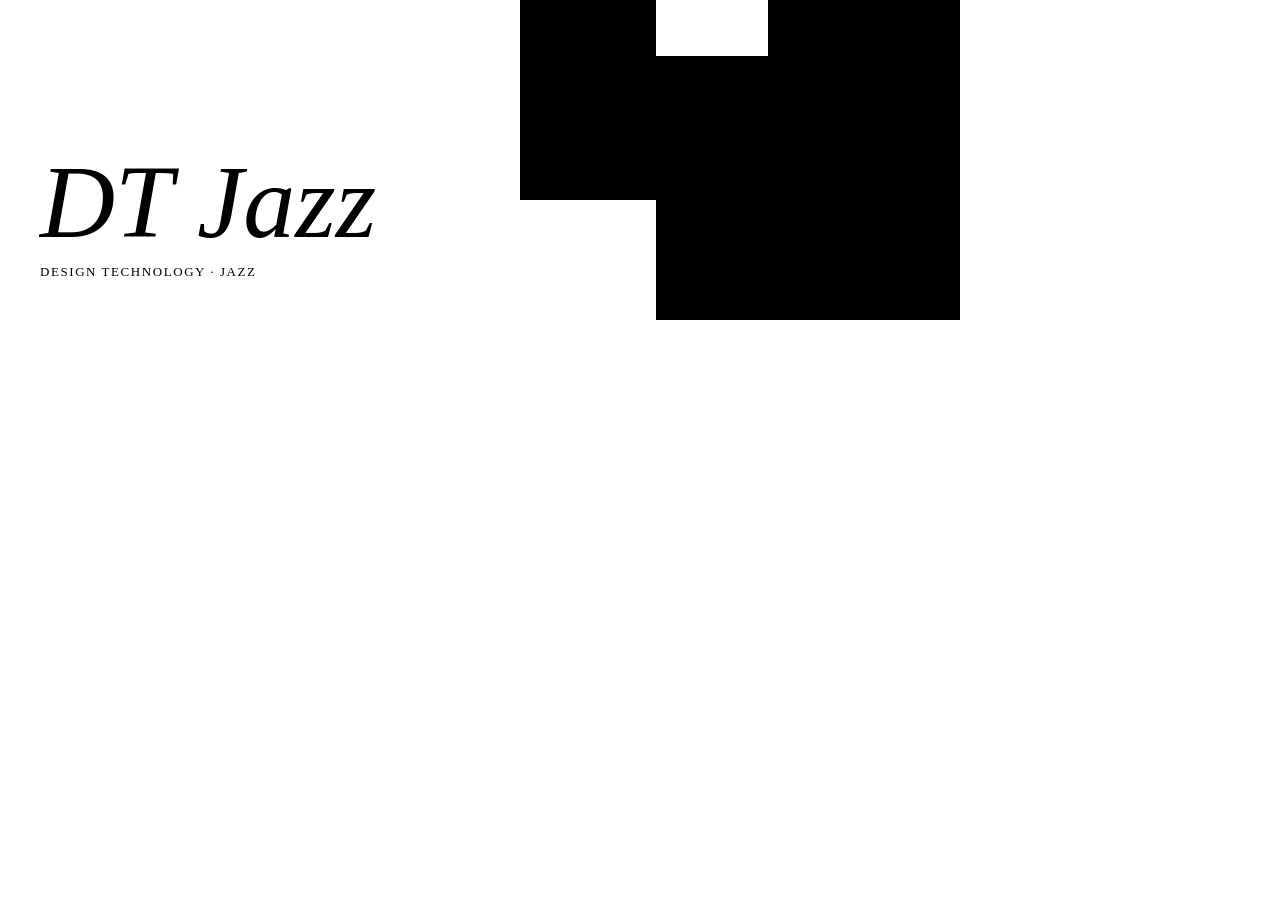
<file: claude-design/project/components/Cover/preview.html>
<!-- @dsCard height=320 -->
<!doctype html>
<html lang="en"><head><meta charset="utf-8"><style>
html,body{margin:0;background:var(--bg)}
.c{position:relative;width:960px;height:320px;background:var(--bg);overflow:hidden}
.c svg{position:absolute;left:0;top:0}
.sky{fill:var(--halo-capture-center)}.lilac{fill:var(--halo-capture-edge)}.peach{fill:var(--halo-delivery-center)}.coral{fill:var(--halo-delivery-edge)}.inkb{fill:var(--ink)}
.floor{stroke:var(--staff);stroke-width:1}.cut{stroke:var(--bg);stroke-width:1}
.t{position:absolute;left:40px;bottom:40px;width:440px}
.n{font-family:var(--font-display);font-style:italic;font-weight:400;font-size:104px;line-height:.95;color:var(--ink)}
.s{font-family:var(--font-mono);font-weight:400;font-size:13px;letter-spacing:.12em;text-transform:uppercase;color:var(--ink-soft);margin-top:12px}
</style></head><body>
<div class="c">
<!-- derivation
blocks: halo-capture-center (sky) 136x200, halo-capture-edge (lilac) 112x184, halo-delivery-center (peach) 192x112, halo-delivery-edge (coral) 304x80, ink 192x136; all sides multiples of 8 (space-1 steps)
arrangement: staggered stack right of x=480, bleeding off top, right and bottom edges; ink slab top-right
pattern: five staff hairlines (staff token) crossing the blocks, ground-cut where over a block; editorial/literal motif: the staff is the system's own object
steps and radii: space-1 8px steps, radius-none (square blocks), stroke-detail 1px -->
<svg width="960" height="320" viewBox="0 0 960 320">
  <g><path class="floor" d="M480 104H960"/><path class="floor" d="M480 128H960"/><path class="floor" d="M480 152H960"/><path class="floor" d="M480 176H960"/><path class="floor" d="M480 200H960"/></g>
  <g id="b">
    <rect class="sky" x="520" y="0" width="136" height="200"/>
    <rect class="lilac" x="656" y="56" width="112" height="184"/>
    <rect class="peach" x="768" y="136" width="192" height="112"/>
    <rect class="coral" x="656" y="240" width="304" height="80"/>
    <rect class="inkb" x="768" y="0" width="192" height="136"/>
  </g>
  <clipPath id="k"><use href="#b"/></clipPath>
  <g clip-path="url(#k)"><path class="cut" d="M480 104H960"/><path class="cut" d="M480 128H960"/><path class="cut" d="M480 152H960"/><path class="cut" d="M480 176H960"/><path class="cut" d="M480 200H960"/></g>
</svg>
<div class="t"><div class="n">DT Jazz</div><div class="s">Design Technology · Jazz</div></div>
</div></body></html>
</file>
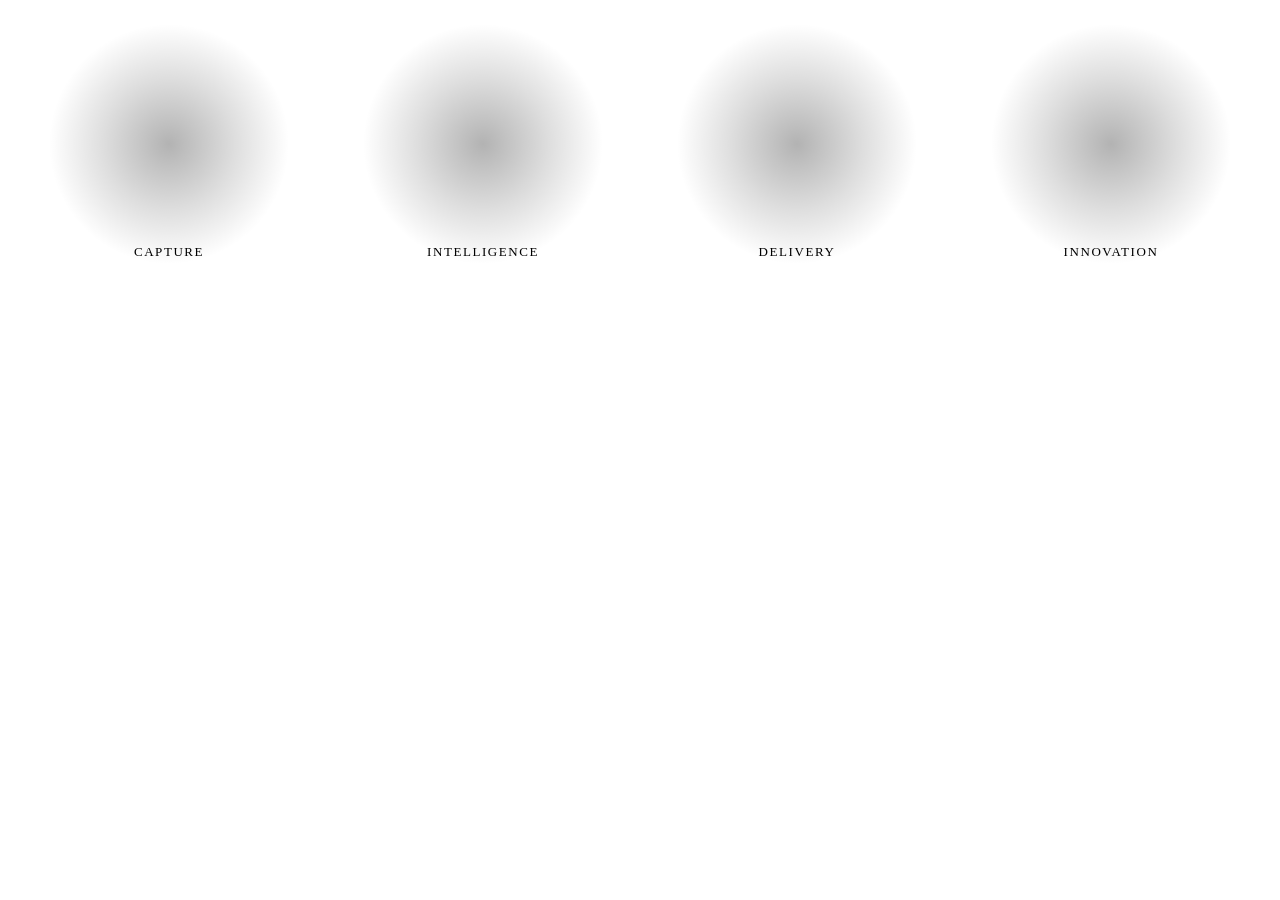
<file: claude-design/project/components/Halo/preview.html>
<!-- @dsCard group="Components" height=330 subtitle="One faint glow per axis, max .30" -->
<!doctype html>
<html lang="en"><head><meta charset="utf-8"><style>body{margin:0;background:var(--bg);color:var(--ink);font-family:var(--font-sans);font-weight:300}.row{display:flex;gap:40px;align-items:flex-end;padding:24px 32px;flex-wrap:wrap}.cap{font-family:var(--font-mono);font-weight:500;font-size:13px;letter-spacing:.12em;text-transform:uppercase;color:var(--ink-soft);text-align:center;margin-top:10px}</style></head><body><svg width="0" height="0" style="position:absolute"><defs><radialGradient id="g-capture"><stop offset="0" stop-color="var(--halo-capture-center)" stop-opacity=".30"/><stop offset=".55" stop-color="var(--halo-capture-edge)" stop-opacity=".13"/><stop offset="1" stop-color="var(--halo-capture-edge)" stop-opacity="0"/></radialGradient><radialGradient id="g-intelligence"><stop offset="0" stop-color="var(--halo-capture-edge)" stop-opacity=".30"/><stop offset=".55" stop-color="var(--halo-intelligence-edge)" stop-opacity=".13"/><stop offset="1" stop-color="var(--halo-intelligence-edge)" stop-opacity="0"/></radialGradient><radialGradient id="g-delivery"><stop offset="0" stop-color="var(--halo-delivery-center)" stop-opacity=".30"/><stop offset=".55" stop-color="var(--halo-delivery-edge)" stop-opacity=".13"/><stop offset="1" stop-color="var(--halo-delivery-edge)" stop-opacity="0"/></radialGradient><radialGradient id="g-innovation"><stop offset="0" stop-color="var(--halo-intelligence-edge)" stop-opacity=".30"/><stop offset=".55" stop-color="var(--halo-delivery-edge)" stop-opacity=".13"/><stop offset="1" stop-color="var(--halo-delivery-edge)" stop-opacity="0"/></radialGradient></defs></svg><div class="row" style="justify-content:space-around"><div><svg width="240" height="240" viewBox="-1 -1 2 2"><circle r="1" fill="url(#g-capture)"/></svg><div class="cap" style="margin-top:-24px">capture</div></div><div><svg width="240" height="240" viewBox="-1 -1 2 2"><circle r="1" fill="url(#g-intelligence)"/></svg><div class="cap" style="margin-top:-24px">intelligence</div></div><div><svg width="240" height="240" viewBox="-1 -1 2 2"><circle r="1" fill="url(#g-delivery)"/></svg><div class="cap" style="margin-top:-24px">delivery</div></div><div><svg width="240" height="240" viewBox="-1 -1 2 2"><circle r="1" fill="url(#g-innovation)"/></svg><div class="cap" style="margin-top:-24px">innovation</div></div></div></body></html>
</file>
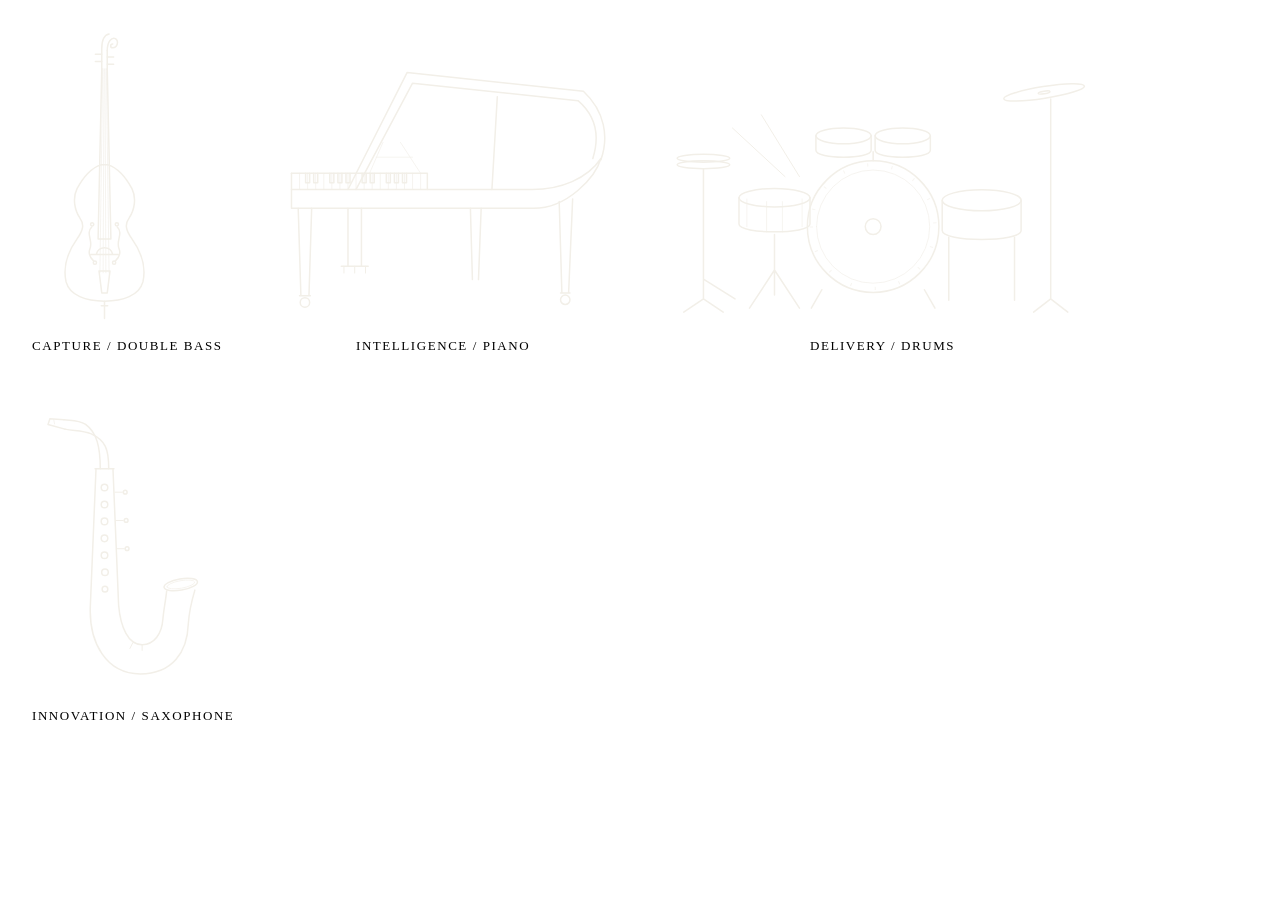
<file: claude-design/project/components/Instrument/preview.html>
<!-- @dsCard group="Components" height=380 subtitle="Four instruments, line only" -->
<!doctype html>
<html lang="en"><head><meta charset="utf-8"><style>body{margin:0;background:var(--bg);color:var(--ink);font-family:var(--font-sans);font-weight:300}.row{display:flex;gap:40px;align-items:flex-end;padding:24px 32px;flex-wrap:wrap}.cap{font-family:var(--font-mono);font-weight:500;font-size:13px;letter-spacing:.12em;text-transform:uppercase;color:var(--ink-soft);text-align:center;margin-top:10px}</style></head><body><div class="row"><div><svg xmlns="http://www.w3.org/2000/svg" viewBox="-8 -8 316 656" width="145" height="300" role="img" aria-label="double-bass (capture)">
  
  <g fill="none" stroke="#F2EFE8" stroke-width="3.28" stroke-linecap="round" stroke-linejoin="round">
    <path d="M142 300C124 306 104 326 90 352C80 372 84 398 96 416C106 430 104 442 90 462C70 490 58 520 66 556C74 586 110 598 150 598C190 598 226 586 234 556C242 520 230 490 210 462C196 442 194 430 204 416C216 398 220 372 210 352C196 326 176 306 158 300Z"/>
    <path d="M144 90L136 462H164L156 90"/>
    <path d="M144 90V46C144 28 150 16 160 14M156 90V50"/>
    <path d="M156 50C156 30 166 20 174 24C182 30 178 44 168 44C162 44 162 36 168 36"/>
    <path d="M144 58H130M144 74H130M156 64H170M156 80H170"/>
    <path d="M146 90L140 536M149 90L147 536M151 90L153 536M154 90L160 536" stroke-width="1.44"/>
    <path d="M122 436C108 450 126 466 118 484C114 494 118 502 126 510"/>
    <path d="M178 436C192 450 174 466 182 484C186 494 182 502 174 510"/>
    <path d="M119.5 430a3.5 3.5 0 1 0 7 0a3.5 3.5 0 1 0 -7 0"/>
    <path d="M173.5 430a3.5 3.5 0 1 0 7 0a3.5 3.5 0 1 0 -7 0"/>
    <path d="M125.5 514a3.5 3.5 0 1 0 7 0a3.5 3.5 0 1 0 -7 0"/>
    <path d="M167.5 514a3.5 3.5 0 1 0 7 0a3.5 3.5 0 1 0 -7 0"/>
    <path d="M120 496H180M132 496C136 476 164 476 168 496"/>
    <path d="M138 532H162L156 580H144Z"/>
    <path d="M150 598V636M143 608H157"/>
  </g>
</svg><div class="cap">Capture / double bass</div></div><div><svg xmlns="http://www.w3.org/2000/svg" viewBox="-8 -8 536 446" width="361" height="300" role="img" aria-label="piano (intelligence)">
  
  <g fill="none" stroke="#F2EFE8" stroke-width="2.23" stroke-linecap="round" stroke-linejoin="round">
    <path d="M34 238H392C434 238 474 222 494 192C486 220 444 266 394 266H34Z"/>
    <path d="M118 238L206 64L468 92C500 122 506 160 494 194"/>
    <path d="M130 238L214 80L460 106C488 130 492 160 482 192"/>
    <path d="M332 238L340 100"/>
    <path d="M34 214H236V238"/>
    <path d="M34 214V238"/>
    <path d="M46 214V238M58 214V238M70 214V238M82 214V238M94 214V238M106 214V238M118 214V238M130 214V238M142 214V238M154 214V238M166 214V238M178 214V238M190 214V238M202 214V238M214 214V238M226 214V238" stroke-width="0.98"/>
    <path d="M55 214V228H61V214M67 214V228H73V214M91 214V228H97V214M103 214V228H109V214M115 214V228H121V214M139 214V228H145V214M151 214V228H157V214M175 214V228H181V214M187 214V228H193V214M199 214V228H205V214"/>
    <path d="M150 214L170 168M226 214L196 168M160 190H214" stroke-width="0.98"/>
    <path d="M44 266L48 396M64 266L60 396M46 396H62"/>
    <path d="M47 406a7 7 0 1 0 14 0a7 7 0 1 0 -14 0"/>
    <path d="M432 256L436 392M452 252L446 392M434 392H448"/>
    <path d="M434 402a7 7 0 1 0 14 0a7 7 0 1 0 -14 0"/>
    <path d="M300 266L303 372M316 266L312 372"/>
    <path d="M118 266V352M138 266V352M108 352H148"/>
    <path d="M112 352V362M128 352V362M144 352V362" stroke-width="1.49"/>
  </g>
</svg><div class="cap">Intelligence / piano</div></div><div><svg xmlns="http://www.w3.org/2000/svg" viewBox="-8 -8 666 456" width="438" height="300" role="img" aria-label="drums (delivery)">
  
  <g fill="none" stroke="#F2EFE8" stroke-width="2.28" stroke-linecap="round" stroke-linejoin="round">
    <path d="M210 300a100 100 0 1 0 200 0a100 100 0 1 0 -200 0"/>
    <path d="M224 300a86 86 0 1 0 172 0a86 86 0 1 0 -172 0" stroke-width="1.00"/>
    <path d="M216 300a94 94 0 1 0 188 0a94 94 0 1 0 -188 0" stroke-width="5.00" stroke-dasharray="1.5 36" stroke-linecap="butt" stroke-opacity="0.6"/>
    <path d="M298 300a12 12 0 1 0 24 0a12 12 0 1 0 -24 0"/>
    <path d="M232 396L216 424M388 396L404 424"/>
    <path d="M223 162V184C223 198 307 198 307 184V162"/>
    <path d="M223 162a42 12 0 1 0 84 0a42 12 0 1 0 -84 0"/>
    <path d="M313 162V184C313 198 397 198 397 184V162"/>
    <path d="M313 162a42 12 0 1 0 84 0a42 12 0 1 0 -84 0"/>
    <path d="M310 200V186"/>
    <path d="M106 256V296C106 312 214 312 214 296V256"/>
    <path d="M106 256a54 14 0 1 0 108 0a54 14 0 1 0 -108 0"/>
    <path d="M118 258V300M148 262V308M172 262V308M202 258V300" stroke-width="1.00"/>
    <path d="M160 312V404M160 366L122 424M160 366L198 424"/>
    <path d="M415 260V306C415 324 535 324 535 306V260"/>
    <path d="M415 260a60 16 0 1 0 120 0a60 16 0 1 0 -120 0"/>
    <path d="M425 316V412M525 316V412"/>
    <path d="M12 196a40 6 0 1 0 80 0a40 6 0 1 0 -80 0"/>
    <path d="M12 206a40 6 0 1 0 80 0a40 6 0 1 0 -80 0"/>
    <path d="M52 212V410M52 410L22 430M52 410L82 430M52 380L100 410"/>
    <path d="M508 96a62 9 0 1 0 124 0a62 9 0 1 0 -124 0" transform="rotate(-9 570 96)"/>
    <path d="M561 96a9 2 0 1 0 18 0a9 2 0 1 0 -18 0" transform="rotate(-9 570 96)"/>
    <path d="M580 106V410M580 410L554 430M580 410L606 430"/>
    <path d="M96 150L176 224M140 130L198 224" stroke-width="1.52"/>
  </g>
</svg><div class="cap">Delivery / drums</div></div><div><svg xmlns="http://www.w3.org/2000/svg" viewBox="-8 -8 376 636" width="177" height="300" role="img" aria-label="saxophone (innovation)">
  
  <g fill="none" stroke="#F2EFE8" stroke-width="3.18" stroke-linecap="round" stroke-linejoin="round">
    <path d="M137 150C137 104 130 74 106 56C90 46 76 48 60 46"/>
    <path d="M155 150C155 108 148 90 118 76C98 68 82 70 62 66"/>
    <path d="M60 46L30 44L26 56L62 66"/>
    <path d="M38 45L40 55" stroke-width="1.40"/>
    <path d="M126 150H166"/>
    <path d="M128 150L116 440C112 520 150 586 222 586C290 586 322 540 324 480C326 450 332 428 338 408"/>
    <path d="M164 150L176 440C180 486 196 524 226 524C252 524 268 500 270 470C272 448 276 430 278 410"/>
    <path d="M272 396a36 12 0 1 0 72 0a36 12 0 1 0 -72 0" transform="rotate(-10 308 396)"/>
    <path d="M278 396a30 8 0 1 0 60 0a30 8 0 1 0 -60 0" transform="rotate(-10 308 396)" stroke-width="1.40"/>
    <path d="M139 190a7 7 0 1 0 14 0a7 7 0 1 0 -14 0"/>
    <path d="M139 226a7 7 0 1 0 14 0a7 7 0 1 0 -14 0"/>
    <path d="M139 262a7 7 0 1 0 14 0a7 7 0 1 0 -14 0"/>
    <path d="M139 298a7 7 0 1 0 14 0a7 7 0 1 0 -14 0"/>
    <path d="M139 334a7 7 0 1 0 14 0a7 7 0 1 0 -14 0"/>
    <path d="M140 370a7 7 0 1 0 14 0a7 7 0 1 0 -14 0"/>
    <path d="M141 406a6 6 0 1 0 12 0a6 6 0 1 0 -12 0"/>
    <path d="M168 200H184M170 260H186M172 320H188" stroke-width="2.12"/>
    <path d="M186 200a4 4 0 1 0 8 0a4 4 0 1 0 -8 0"/>
    <path d="M188 260a4 4 0 1 0 8 0a4 4 0 1 0 -8 0"/>
    <path d="M190 320a4 4 0 1 0 8 0a4 4 0 1 0 -8 0"/>
    <path d="M226 524V536M206 520L200 532" stroke-width="2.12"/>
  </g>
</svg><div class="cap">Innovation / saxophone</div></div></div></body></html>
</file>
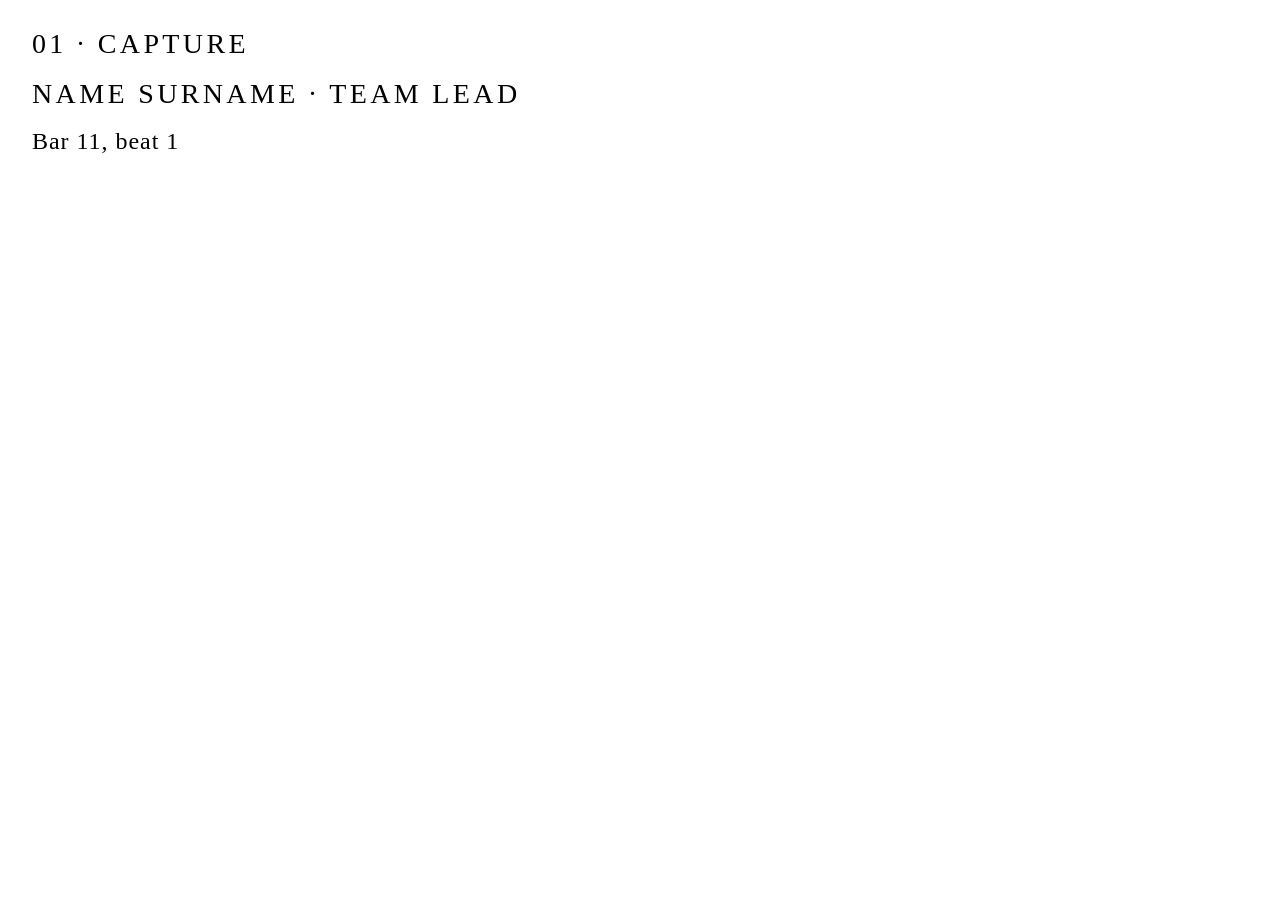
<file: claude-design/project/components/Label/preview.html>
<!-- @dsCard group="Components" height=200 subtitle="Geist Mono 500, uppercase, .12em" -->
<!doctype html>
<html lang="en"><head><meta charset="utf-8"><style>body{margin:0;background:var(--bg);color:var(--ink);font-family:var(--font-sans);font-weight:300}.row{display:flex;gap:40px;align-items:flex-end;padding:24px 32px;flex-wrap:wrap}.cap{font-family:var(--font-mono);font-weight:500;font-size:13px;letter-spacing:.12em;text-transform:uppercase;color:var(--ink-soft);text-align:center;margin-top:10px}</style></head><body><div style="padding:28px 32px;display:flex;flex-direction:column;gap:18px"><div style="font-family:var(--font-mono);font-weight:500;font-size:28px;letter-spacing:.12em;text-transform:uppercase">01 · Capture</div><div style="font-family:var(--font-mono);font-weight:500;font-size:28px;letter-spacing:.12em;text-transform:uppercase">Name Surname · Team Lead</div><div style="font-family:var(--font-mono);font-weight:400;font-size:24px;letter-spacing:.04em;color:var(--ink-soft)">Bar 11, beat 1</div></div></body></html>
</file>
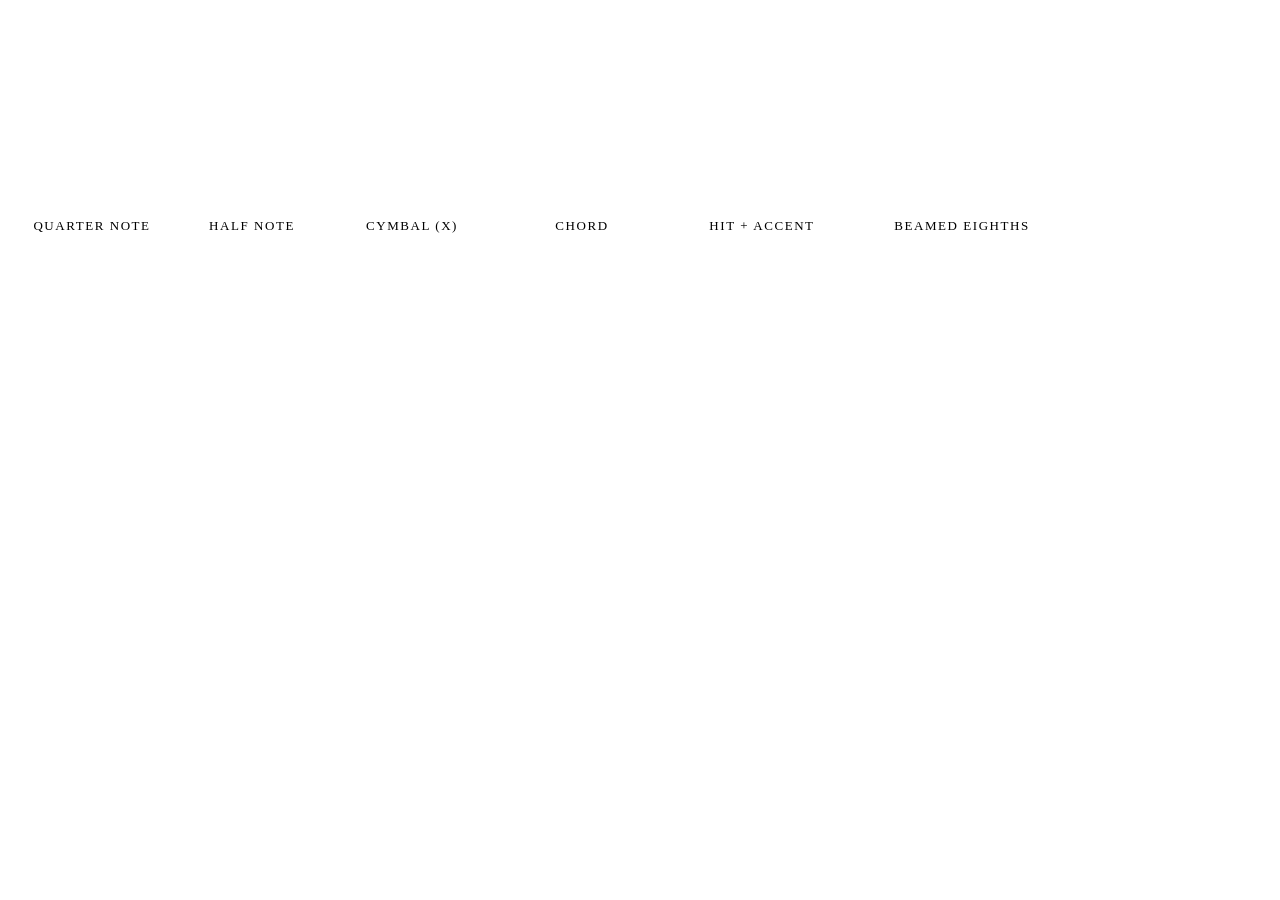
<file: claude-design/project/components/Notation/preview.html>
<!-- @dsCard group="Components" height=250 subtitle="Notes, chords, accents, beams" -->
<!doctype html>
<html lang="en"><head><meta charset="utf-8"><style>body{margin:0;background:var(--bg);color:var(--ink);font-family:var(--font-sans);font-weight:300}.row{display:flex;gap:40px;align-items:flex-end;padding:24px 32px;flex-wrap:wrap}.cap{font-family:var(--font-mono);font-weight:500;font-size:13px;letter-spacing:.12em;text-transform:uppercase;color:var(--ink-soft);text-align:center;margin-top:10px}</style></head><body><div class="row"><div><svg xmlns="http://www.w3.org/2000/svg" viewBox="0 0 120 160" width="120" height="160" role="img" aria-label="Quarter note (filled head, stem)">
  
  <g fill="none" stroke="var(--ink)" stroke-width="1.5" stroke-linecap="round" stroke-linejoin="round">
    <g><path d="M0 130H120" stroke-width="1" stroke-opacity=".35"/><path d="M0 106H120" stroke-width="1" stroke-opacity=".35"/><path d="M0 82H120" stroke-width="1" stroke-opacity=".35"/><path d="M0 58H120" stroke-width="1" stroke-opacity=".35"/><path d="M0 34H120" stroke-width="1" stroke-opacity=".35"/></g><ellipse cx="50" cy="106" rx="14" ry="10" transform="rotate(-20 50 106)" fill="var(--ink)" stroke="none"/><path d="M63 103V38"/>
  </g>
</svg><div class="cap">Quarter note</div></div><div><svg xmlns="http://www.w3.org/2000/svg" viewBox="0 0 120 160" width="120" height="160" role="img" aria-label="Half note (open head, stem)">
  
  <g fill="none" stroke="var(--ink)" stroke-width="1.5" stroke-linecap="round" stroke-linejoin="round">
    <g><path d="M0 130H120" stroke-width="1" stroke-opacity=".35"/><path d="M0 106H120" stroke-width="1" stroke-opacity=".35"/><path d="M0 82H120" stroke-width="1" stroke-opacity=".35"/><path d="M0 58H120" stroke-width="1" stroke-opacity=".35"/><path d="M0 34H120" stroke-width="1" stroke-opacity=".35"/></g><ellipse cx="50" cy="82" rx="14" ry="10" transform="rotate(-20 50 82)" fill="none"/><path d="M63 79V14"/>
  </g>
</svg><div class="cap">Half note</div></div><div><svg xmlns="http://www.w3.org/2000/svg" viewBox="0 0 120 160" width="120" height="160" role="img" aria-label="X head (cymbal)">
  
  <g fill="none" stroke="var(--ink)" stroke-width="1.5" stroke-linecap="round" stroke-linejoin="round">
    <g><path d="M0 130H120" stroke-width="1" stroke-opacity=".35"/><path d="M0 106H120" stroke-width="1" stroke-opacity=".35"/><path d="M0 82H120" stroke-width="1" stroke-opacity=".35"/><path d="M0 58H120" stroke-width="1" stroke-opacity=".35"/><path d="M0 34H120" stroke-width="1" stroke-opacity=".35"/></g><path d="M40 12L60 32M60 12L40 32"/><path d="M63 19V-46"/>
  </g>
</svg><div class="cap">Cymbal (x)</div></div><div><svg xmlns="http://www.w3.org/2000/svg" viewBox="0 0 140 180" width="140" height="180" role="img" aria-label="Chord: five stacked filled heads with one stem">
  
  <g fill="none" stroke="var(--ink)" stroke-width="1.5" stroke-linecap="round" stroke-linejoin="round">
    <g><path d="M0 130H140" stroke-width="1" stroke-opacity=".35"/><path d="M0 106H140" stroke-width="1" stroke-opacity=".35"/><path d="M0 82H140" stroke-width="1" stroke-opacity=".35"/><path d="M0 58H140" stroke-width="1" stroke-opacity=".35"/><path d="M0 34H140" stroke-width="1" stroke-opacity=".35"/></g><ellipse cx="70" cy="130" rx="14" ry="10" transform="rotate(-20 70 130)" fill="var(--ink)" stroke="none"/><ellipse cx="70" cy="106" rx="14" ry="10" transform="rotate(-20 70 106)" fill="var(--ink)" stroke="none"/><ellipse cx="70" cy="82" rx="14" ry="10" transform="rotate(-20 70 82)" fill="var(--ink)" stroke="none"/><ellipse cx="70" cy="58" rx="14" ry="10" transform="rotate(-20 70 58)" fill="var(--ink)" stroke="none"/><ellipse cx="70" cy="34" rx="14" ry="10" transform="rotate(-20 70 34)" fill="var(--ink)" stroke="none"/><path d="M83 31V-42"/>
  </g>
</svg><div class="cap">Chord</div></div><div><svg xmlns="http://www.w3.org/2000/svg" viewBox="0 0 140 180" width="140" height="180" role="img" aria-label="Drum hit with accent (x head + snare head + ">")">
  
  <g fill="none" stroke="var(--ink)" stroke-width="1.5" stroke-linecap="round" stroke-linejoin="round">
    <g><path d="M0 130H140" stroke-width="1" stroke-opacity=".35"/><path d="M0 106H140" stroke-width="1" stroke-opacity=".35"/><path d="M0 82H140" stroke-width="1" stroke-opacity=".35"/><path d="M0 58H140" stroke-width="1" stroke-opacity=".35"/><path d="M0 34H140" stroke-width="1" stroke-opacity=".35"/></g><path d="M50 12L70 32M70 12L50 32"/><ellipse cx="60" cy="70" rx="14" ry="10" transform="rotate(-20 60 70)" fill="var(--ink)" stroke="none"/><path d="M73 19V-40M73 67V22"/><path d="M48 -62L72 -54L48 -46"/>
  </g>
</svg><div class="cap">Hit + accent</div></div><div><svg xmlns="http://www.w3.org/2000/svg" viewBox="0 0 180 160" width="180" height="160" role="img" aria-label="Two beamed eighth notes">
  
  <g fill="none" stroke="var(--ink)" stroke-width="1.5" stroke-linecap="round" stroke-linejoin="round">
    <g><path d="M0 130H180" stroke-width="1" stroke-opacity=".35"/><path d="M0 106H180" stroke-width="1" stroke-opacity=".35"/><path d="M0 82H180" stroke-width="1" stroke-opacity=".35"/><path d="M0 58H180" stroke-width="1" stroke-opacity=".35"/><path d="M0 34H180" stroke-width="1" stroke-opacity=".35"/></g><ellipse cx="50" cy="106" rx="14" ry="10" transform="rotate(-20 50 106)" fill="var(--ink)" stroke="none"/><ellipse cx="120" cy="82" rx="14" ry="10" transform="rotate(-20 120 82)" fill="var(--ink)" stroke="none"/><path d="M63 103V40M133 79V16"/><path d="M63 40L133 16" stroke-width="5"/>
  </g>
</svg><div class="cap">Beamed eighths</div></div></div></body></html>
</file>
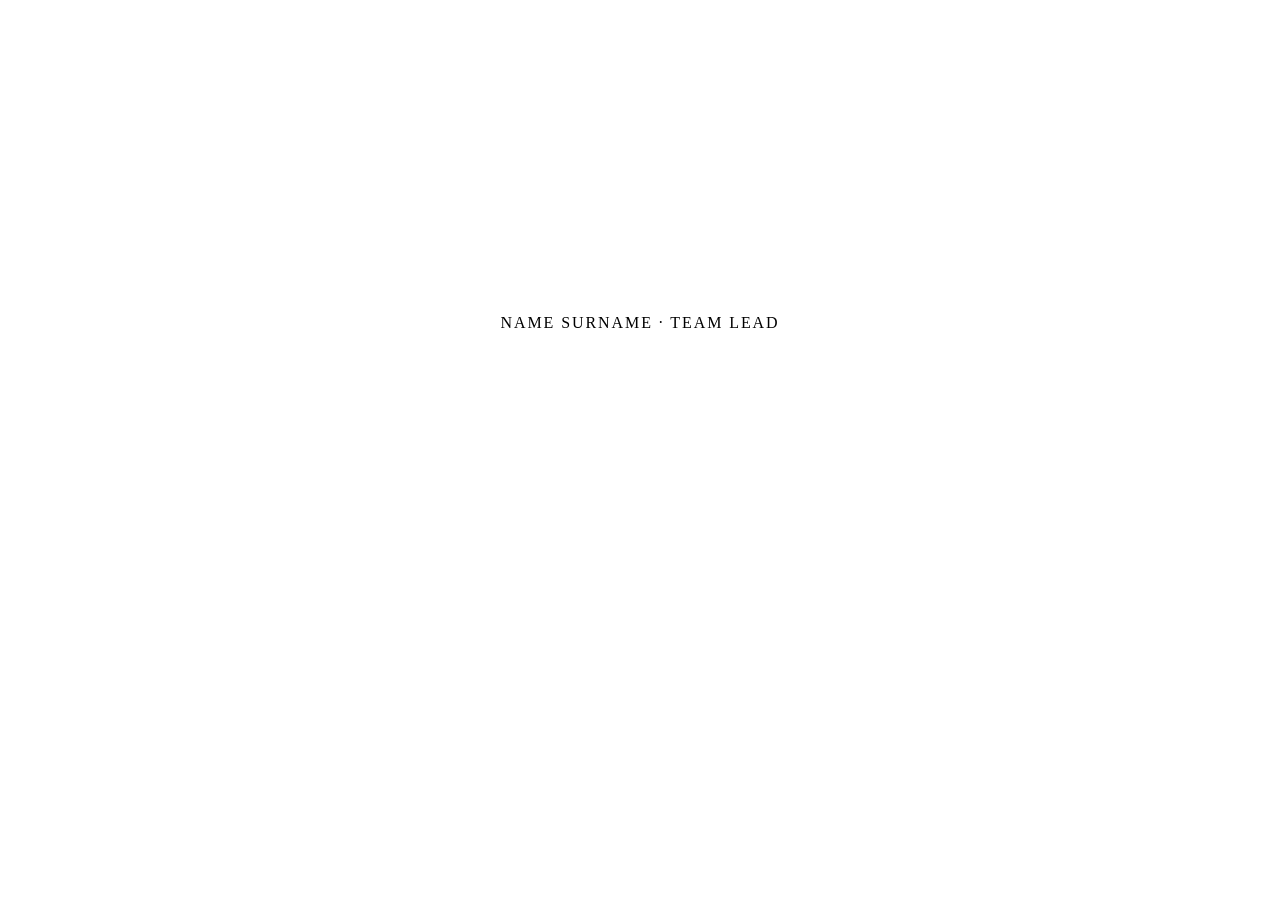
<file: claude-design/project/components/PersonRing/preview.html>
<!-- @dsCard group="Components" height=360 subtitle="B/W circle, ring and mono label" -->
<!doctype html>
<html lang="en"><head><meta charset="utf-8"><style>body{margin:0;background:var(--bg);color:var(--ink);font-family:var(--font-sans);font-weight:300}.row{display:flex;gap:40px;align-items:flex-end;padding:24px 32px;flex-wrap:wrap}.cap{font-family:var(--font-mono);font-weight:500;font-size:13px;letter-spacing:.12em;text-transform:uppercase;color:var(--ink-soft);text-align:center;margin-top:10px}</style></head><body><div class="row" style="justify-content:center;flex-direction:column;align-items:center"><svg width="240" height="240" viewBox="-120 -120 240 240"><defs><clipPath id="c"><circle r="110"/></clipPath></defs><g fill="none" stroke="var(--ink)" stroke-linecap="round" stroke-linejoin="round"><circle r="110" stroke-width="1.5"/><circle r="118" stroke-width="1"/><g clip-path="url(#c)" stroke-width="1.5"><circle cy="-22" r="34"/><path d="M-12 11V30M12 11V30"/><path d="M-130 120C-108 66-62 46-12 30M130 120C108 66 62 46 12 30"/></g></g></svg><div class="cap" style="font-size:16px;color:var(--ink)">Name Surname · Team Lead</div></div></body></html>
</file>
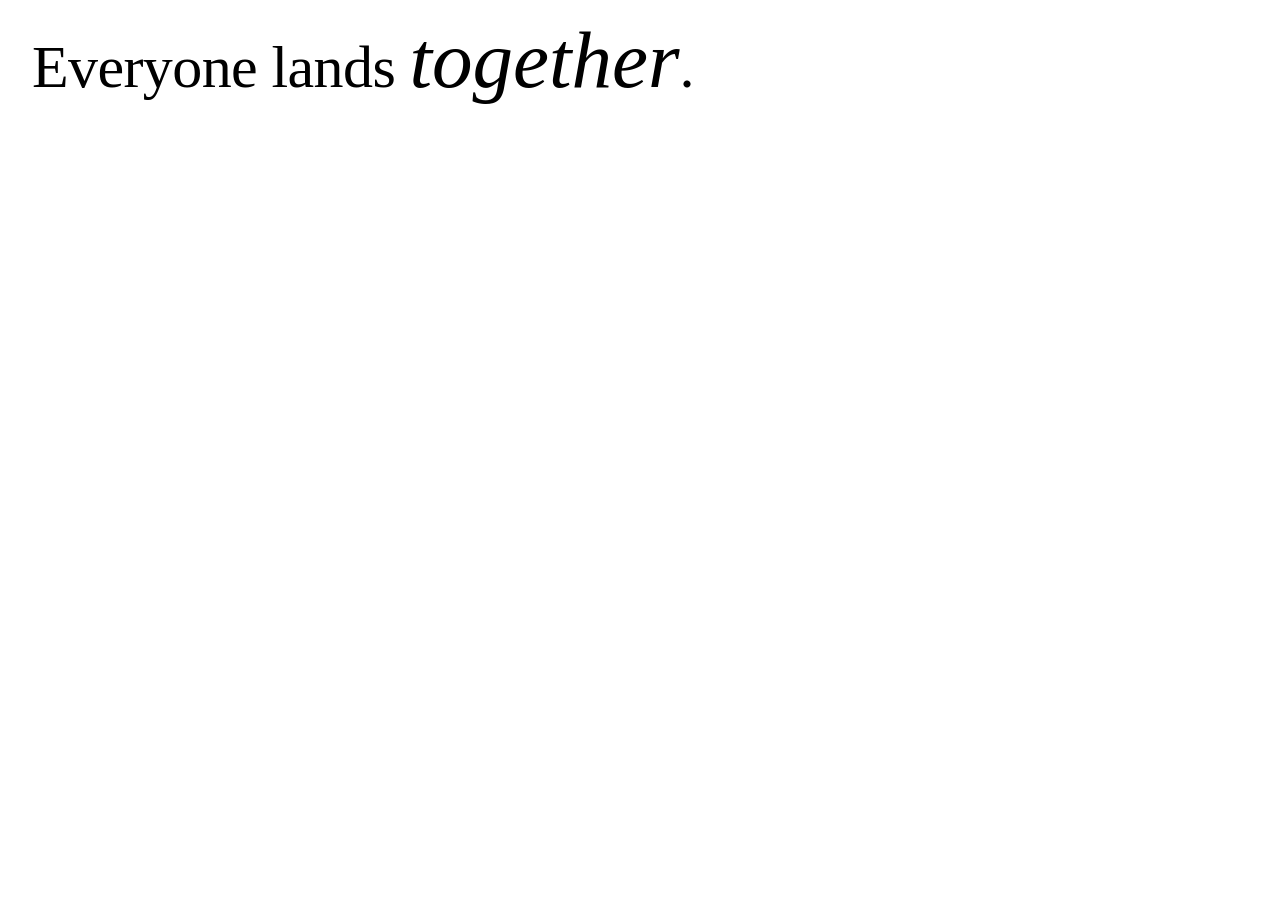
<file: claude-design/project/components/Phrase/preview.html>
<!-- @dsCard group="Components" height=230 subtitle="Inter Tight 300 + one serif word" -->
<!doctype html>
<html lang="en"><head><meta charset="utf-8"><style>body{margin:0;background:var(--bg);color:var(--ink);font-family:var(--font-sans);font-weight:300}.row{display:flex;gap:40px;align-items:flex-end;padding:24px 32px;flex-wrap:wrap}.cap{font-family:var(--font-mono);font-weight:500;font-size:13px;letter-spacing:.12em;text-transform:uppercase;color:var(--ink-soft);text-align:center;margin-top:10px}</style></head><body><div style="padding:28px 32px"><div style="font-size:60px;line-height:1.1;letter-spacing:-.01em">Everyone lands <span style="font-family:var(--font-display);font-style:italic;font-weight:400;font-size:1.35em;line-height:.8;letter-spacing:0">together</span>.</div><div style="margin-top:24px"><svg width="760" height="130" viewBox="0 0 760 130"><text x="0" y="112" font-family="Instrument Serif" font-style="italic" font-size="130" fill="none" stroke="var(--ink)" stroke-width="1.5" stroke-linejoin="round">Your Title</text></svg></div></div></body></html>
</file>
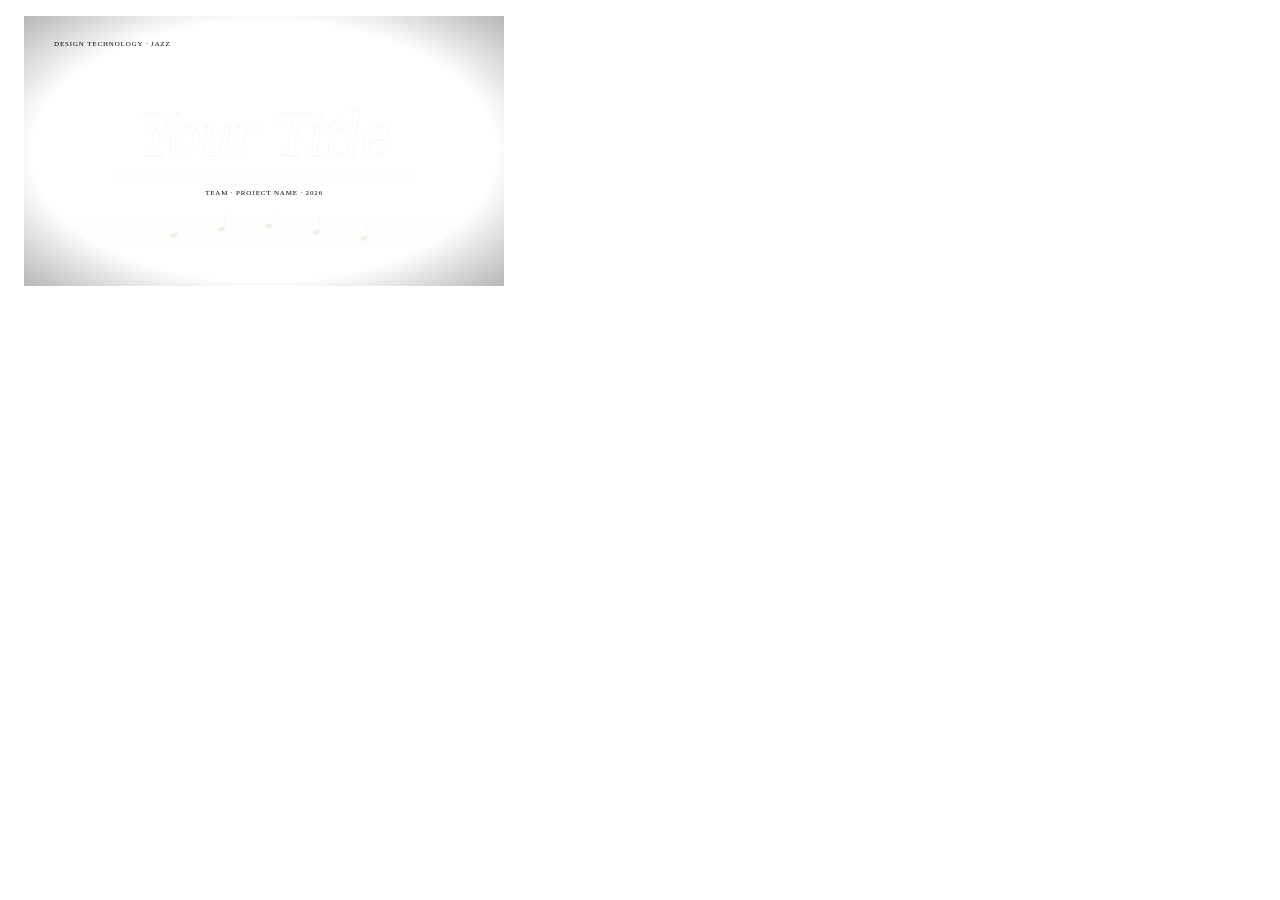
<file: claude-design/project/components/SlideCover/preview.html>
<!-- @dsCard group="Slides" height=310 subtitle="1920x1080, shown at 25%" -->
<!doctype html>
<html lang="en"><head><meta charset="utf-8"><style>body{margin:0;background:var(--bg);color:var(--ink);font-family:var(--font-sans);font-weight:300}.row{display:flex;gap:40px;align-items:flex-end;padding:24px 32px;flex-wrap:wrap}.cap{font-family:var(--font-mono);font-weight:500;font-size:13px;letter-spacing:.12em;text-transform:uppercase;color:var(--ink-soft);text-align:center;margin-top:10px}
.slide{position:absolute;inset:0;background:var(--bg);overflow:hidden;visibility:hidden}
.slide.active{visibility:visible}
.layer,.fx{position:absolute;inset:0;width:1920px;height:1080px;pointer-events:none}
.label{position:absolute;white-space:nowrap;font-family:var(--mono);font-weight:500;font-size:28px;letter-spacing:.12em;text-transform:uppercase}
.phrase{position:absolute;font-weight:300;font-size:64px;line-height:1.12;letter-spacing:-.01em}
.phrase.xl{font-size:104px;line-height:1.1}
.clave{font-family:var(--serif);font-style:italic;font-weight:400;font-size:1.35em;letter-spacing:0;line-height:.8;padding-left:.04em}
.small{position:absolute;font-size:28px;line-height:1.35;color:var(--soft)}
.fig .label{position:static}
.fig{position:absolute;display:flex;align-items:baseline;gap:32px}
.num{font-family:var(--serif);font-style:italic;font-size:150px;line-height:1}
.foot{position:absolute;left:120px;right:120px;bottom:48px;display:flex;justify-content:space-between;font-family:var(--mono);font-size:18px;letter-spacing:.12em;color:var(--soft)}
/* motion: everything is a function of the 110 BPM grid; entrances land on the "and" of the beat; nothing is still */
.in{opacity:1}

@keyframes rise{from{opacity:0;translate:0 18px}to{opacity:1;translate:0 0}}
.halo{pointer-events:none;transform-origin:center}
.active .halo{animation:breathe calc(var(--bar) * 2) ease-in-out infinite;animation-delay:calc(var(--d,0) * -.7s)}
@keyframes breathe{0%,100%{transform:scale(.96);opacity:.85}50%{transform:scale(1.05);opacity:1}}
.inst{transform-origin:50% 96%}
.active .inst.sway{animation:sway var(--bar) ease-in-out infinite}
@keyframes sway{0%,100%{transform:rotate(-.7deg) translateY(0)}50%{transform:rotate(.7deg) translateY(-3px)}}
.active .ring{animation:pulse var(--bar) infinite;transform-box:fill-box;transform-origin:center}
@keyframes pulse{0%,18%,50%,68%,100%{transform:scale(1)}25%,75%{transform:scale(1.025)}}
.active .ping{animation:ping var(--bar) infinite;animation-delay:calc(var(--d,0) * var(--beat));transform-box:fill-box;transform-origin:center}
@keyframes ping{0%,18%,50%,68%,100%{transform:scale(1);opacity:.9}25%,75%{transform:scale(1.5);opacity:.2}}
.slide{position:absolute;inset:0}</style></head><body><svg width="0" height="0" style="position:absolute" aria-hidden="true"><defs>
<filter id="grain" x="0" y="0" width="1920" height="1080" filterUnits="userSpaceOnUse"><feTurbulence type="fractalNoise" baseFrequency="0.85" numOctaves="2" seed="11" stitchTiles="stitch" result="n"/><feColorMatrix in="n" type="matrix" values="0 0 0 0 1  0 0 0 0 1  0 0 0 0 1  9 0 0 0 -5.6"/></filter>
<radialGradient id="vig" cx=".5" cy=".5" r=".78"><stop offset=".62" stop-color="#000" stop-opacity="0"/><stop offset="1" stop-color="#000" stop-opacity=".38"/></radialGradient>
<radialGradient id="glow-capture"><stop offset="0" stop-color="#7FB8E6" stop-opacity=".30"/><stop offset=".55" stop-color="#A99BE0" stop-opacity=".13"/><stop offset="1" stop-color="#A99BE0" stop-opacity="0"/></radialGradient><radialGradient id="glow-intelligence"><stop offset="0" stop-color="#A99BE0" stop-opacity=".30"/><stop offset=".55" stop-color="#E59BC0" stop-opacity=".13"/><stop offset="1" stop-color="#E59BC0" stop-opacity="0"/></radialGradient><radialGradient id="glow-delivery"><stop offset="0" stop-color="#F2B48C" stop-opacity=".30"/><stop offset=".55" stop-color="#EE7F6E" stop-opacity=".13"/><stop offset="1" stop-color="#EE7F6E" stop-opacity="0"/></radialGradient><radialGradient id="glow-innovation"><stop offset="0" stop-color="#E59BC0" stop-opacity=".30"/><stop offset=".55" stop-color="#EE7F6E" stop-opacity=".13"/><stop offset="1" stop-color="#EE7F6E" stop-opacity="0"/></radialGradient>
<symbol id="inst-capture" viewBox="-8 -8 316 656" overflow="visible"><g fill="none" stroke="#F2EFE8" stroke-linecap="round" stroke-linejoin="round"><path d="M142 300C124 306 104 326 90 352C80 372 84 398 96 416C106 430 104 442 90 462C70 490 58 520 66 556C74 586 110 598 150 598C190 598 226 586 234 556C242 520 230 490 210 462C196 442 194 430 204 416C216 398 220 372 210 352C196 326 176 306 158 300Z" style="stroke-width:calc(var(--sw)*1.000)"/><path d="M144 90L136 462H164L156 90" style="stroke-width:calc(var(--sw)*1.000)"/><path d="M144 90V46C144 28 150 16 160 14M156 90V50" style="stroke-width:calc(var(--sw)*1.000)"/><path d="M156 50C156 30 166 20 174 24C182 30 178 44 168 44C162 44 162 36 168 36" style="stroke-width:calc(var(--sw)*1.000)"/><path d="M144 58H130M144 74H130M156 64H170M156 80H170" style="stroke-width:calc(var(--sw)*1.000)"/><path d="M146 90L140 536M149 90L147 536M151 90L153 536M154 90L160 536" style="stroke-width:calc(var(--sw)*0.440)"/><path d="M122 436C108 450 126 466 118 484C114 494 118 502 126 510" style="stroke-width:calc(var(--sw)*1.000)"/><path d="M178 436C192 450 174 466 182 484C186 494 182 502 174 510" style="stroke-width:calc(var(--sw)*1.000)"/><path d="M119.5 430a3.5 3.5 0 1 0 7 0a3.5 3.5 0 1 0 -7 0" style="stroke-width:calc(var(--sw)*1.000)"/><path d="M173.5 430a3.5 3.5 0 1 0 7 0a3.5 3.5 0 1 0 -7 0" style="stroke-width:calc(var(--sw)*1.000)"/><path d="M125.5 514a3.5 3.5 0 1 0 7 0a3.5 3.5 0 1 0 -7 0" style="stroke-width:calc(var(--sw)*1.000)"/><path d="M167.5 514a3.5 3.5 0 1 0 7 0a3.5 3.5 0 1 0 -7 0" style="stroke-width:calc(var(--sw)*1.000)"/><path d="M120 496H180M132 496C136 476 164 476 168 496" style="stroke-width:calc(var(--sw)*1.000)"/><path d="M138 532H162L156 580H144Z" style="stroke-width:calc(var(--sw)*1.000)"/><path d="M150 598V636M143 608H157" style="stroke-width:calc(var(--sw)*1.000)"/></g></symbol>
<symbol id="inst-intelligence" viewBox="-8 -8 536 446" overflow="visible"><g fill="none" stroke="#F2EFE8" stroke-linecap="round" stroke-linejoin="round"><path d="M34 238H392C434 238 474 222 494 192C486 220 444 266 394 266H34Z" style="stroke-width:calc(var(--sw)*1.000)"/><path d="M118 238L206 64L468 92C500 122 506 160 494 194" style="stroke-width:calc(var(--sw)*1.000)"/><path d="M130 238L214 80L460 106C488 130 492 160 482 192" style="stroke-width:calc(var(--sw)*1.000)"/><path d="M332 238L340 100" style="stroke-width:calc(var(--sw)*1.000)"/><path d="M34 214H236V238" style="stroke-width:calc(var(--sw)*1.000)"/><path d="M34 214V238" style="stroke-width:calc(var(--sw)*1.000)"/><path d="M46 214V238M58 214V238M70 214V238M82 214V238M94 214V238M106 214V238M118 214V238M130 214V238M142 214V238M154 214V238M166 214V238M178 214V238M190 214V238M202 214V238M214 214V238M226 214V238" style="stroke-width:calc(var(--sw)*0.440)"/><path d="M55 214V228H61V214M67 214V228H73V214M91 214V228H97V214M103 214V228H109V214M115 214V228H121V214M139 214V228H145V214M151 214V228H157V214M175 214V228H181V214M187 214V228H193V214M199 214V228H205V214" style="stroke-width:calc(var(--sw)*1.000)"/><path d="M150 214L170 168M226 214L196 168M160 190H214" style="stroke-width:calc(var(--sw)*0.440)"/><path d="M44 266L48 396M64 266L60 396M46 396H62" style="stroke-width:calc(var(--sw)*1.000)"/><path d="M47 406a7 7 0 1 0 14 0a7 7 0 1 0 -14 0" style="stroke-width:calc(var(--sw)*1.000)"/><path d="M432 256L436 392M452 252L446 392M434 392H448" style="stroke-width:calc(var(--sw)*1.000)"/><path d="M434 402a7 7 0 1 0 14 0a7 7 0 1 0 -14 0" style="stroke-width:calc(var(--sw)*1.000)"/><path d="M300 266L303 372M316 266L312 372" style="stroke-width:calc(var(--sw)*1.000)"/><path d="M118 266V352M138 266V352M108 352H148" style="stroke-width:calc(var(--sw)*1.000)"/><path d="M112 352V362M128 352V362M144 352V362" style="stroke-width:calc(var(--sw)*0.667)"/></g></symbol>
<symbol id="inst-delivery" viewBox="-8 -8 666 456" overflow="visible"><g fill="none" stroke="#F2EFE8" stroke-linecap="round" stroke-linejoin="round"><path d="M210 300a100 100 0 1 0 200 0a100 100 0 1 0 -200 0" style="stroke-width:calc(var(--sw)*1.000)"/><path d="M224 300a86 86 0 1 0 172 0a86 86 0 1 0 -172 0" style="stroke-width:calc(var(--sw)*0.440)"/><path d="M216 300a94 94 0 1 0 188 0a94 94 0 1 0 -188 0" stroke-dasharray="1.5 36" stroke-linecap="butt" stroke-opacity="0.6" style="stroke-width:calc(var(--sw)*3.333)"/><path d="M298 300a12 12 0 1 0 24 0a12 12 0 1 0 -24 0" style="stroke-width:calc(var(--sw)*1.000)"/><path d="M232 396L216 424M388 396L404 424" style="stroke-width:calc(var(--sw)*1.000)"/><path d="M223 162V184C223 198 307 198 307 184V162" style="stroke-width:calc(var(--sw)*1.000)"/><path d="M223 162a42 12 0 1 0 84 0a42 12 0 1 0 -84 0" style="stroke-width:calc(var(--sw)*1.000)"/><path d="M313 162V184C313 198 397 198 397 184V162" style="stroke-width:calc(var(--sw)*1.000)"/><path d="M313 162a42 12 0 1 0 84 0a42 12 0 1 0 -84 0" style="stroke-width:calc(var(--sw)*1.000)"/><path d="M310 200V186" style="stroke-width:calc(var(--sw)*1.000)"/><path d="M106 256V296C106 312 214 312 214 296V256" style="stroke-width:calc(var(--sw)*1.000)"/><path d="M106 256a54 14 0 1 0 108 0a54 14 0 1 0 -108 0" style="stroke-width:calc(var(--sw)*1.000)"/><path d="M118 258V300M148 262V308M172 262V308M202 258V300" style="stroke-width:calc(var(--sw)*0.440)"/><path d="M160 312V404M160 366L122 424M160 366L198 424" style="stroke-width:calc(var(--sw)*1.000)"/><path d="M415 260V306C415 324 535 324 535 306V260" style="stroke-width:calc(var(--sw)*1.000)"/><path d="M415 260a60 16 0 1 0 120 0a60 16 0 1 0 -120 0" style="stroke-width:calc(var(--sw)*1.000)"/><path d="M425 316V412M525 316V412" style="stroke-width:calc(var(--sw)*1.000)"/><path d="M12 196a40 6 0 1 0 80 0a40 6 0 1 0 -80 0" style="stroke-width:calc(var(--sw)*1.000)"/><path d="M12 206a40 6 0 1 0 80 0a40 6 0 1 0 -80 0" style="stroke-width:calc(var(--sw)*1.000)"/><path d="M52 212V410M52 410L22 430M52 410L82 430M52 380L100 410" style="stroke-width:calc(var(--sw)*1.000)"/><path d="M508 96a62 9 0 1 0 124 0a62 9 0 1 0 -124 0" transform="rotate(-9 570 96)" style="stroke-width:calc(var(--sw)*1.000)"/><path d="M561 96a9 2 0 1 0 18 0a9 2 0 1 0 -18 0" transform="rotate(-9 570 96)" style="stroke-width:calc(var(--sw)*1.000)"/><path d="M580 106V410M580 410L554 430M580 410L606 430" style="stroke-width:calc(var(--sw)*1.000)"/><path d="M96 150L176 224M140 130L198 224" style="stroke-width:calc(var(--sw)*0.667)"/></g></symbol>
<symbol id="inst-innovation" viewBox="-8 -8 376 636" overflow="visible"><g fill="none" stroke="#F2EFE8" stroke-linecap="round" stroke-linejoin="round"><path d="M137 150C137 104 130 74 106 56C90 46 76 48 60 46" style="stroke-width:calc(var(--sw)*1.000)"/><path d="M155 150C155 108 148 90 118 76C98 68 82 70 62 66" style="stroke-width:calc(var(--sw)*1.000)"/><path d="M60 46L30 44L26 56L62 66" style="stroke-width:calc(var(--sw)*1.000)"/><path d="M38 45L40 55" style="stroke-width:calc(var(--sw)*0.440)"/><path d="M126 150H166" style="stroke-width:calc(var(--sw)*1.000)"/><path d="M128 150L116 440C112 520 150 586 222 586C290 586 322 540 324 480C326 450 332 428 338 408" style="stroke-width:calc(var(--sw)*1.000)"/><path d="M164 150L176 440C180 486 196 524 226 524C252 524 268 500 270 470C272 448 276 430 278 410" style="stroke-width:calc(var(--sw)*1.000)"/><path d="M272 396a36 12 0 1 0 72 0a36 12 0 1 0 -72 0" transform="rotate(-10 308 396)" style="stroke-width:calc(var(--sw)*1.000)"/><path d="M278 396a30 8 0 1 0 60 0a30 8 0 1 0 -60 0" transform="rotate(-10 308 396)" style="stroke-width:calc(var(--sw)*0.440)"/><path d="M139 190a7 7 0 1 0 14 0a7 7 0 1 0 -14 0" style="stroke-width:calc(var(--sw)*1.000)"/><path d="M139 226a7 7 0 1 0 14 0a7 7 0 1 0 -14 0" style="stroke-width:calc(var(--sw)*1.000)"/><path d="M139 262a7 7 0 1 0 14 0a7 7 0 1 0 -14 0" style="stroke-width:calc(var(--sw)*1.000)"/><path d="M139 298a7 7 0 1 0 14 0a7 7 0 1 0 -14 0" style="stroke-width:calc(var(--sw)*1.000)"/><path d="M139 334a7 7 0 1 0 14 0a7 7 0 1 0 -14 0" style="stroke-width:calc(var(--sw)*1.000)"/><path d="M140 370a7 7 0 1 0 14 0a7 7 0 1 0 -14 0" style="stroke-width:calc(var(--sw)*1.000)"/><path d="M141 406a6 6 0 1 0 12 0a6 6 0 1 0 -12 0" style="stroke-width:calc(var(--sw)*1.000)"/><path d="M168 200H184M170 260H186M172 320H188" style="stroke-width:calc(var(--sw)*0.667)"/><path d="M186 200a4 4 0 1 0 8 0a4 4 0 1 0 -8 0" style="stroke-width:calc(var(--sw)*1.000)"/><path d="M188 260a4 4 0 1 0 8 0a4 4 0 1 0 -8 0" style="stroke-width:calc(var(--sw)*1.000)"/><path d="M190 320a4 4 0 1 0 8 0a4 4 0 1 0 -8 0" style="stroke-width:calc(var(--sw)*1.000)"/><path d="M226 524V536M206 520L200 532" style="stroke-width:calc(var(--sw)*0.667)"/></g></symbol>
</defs></svg><div style="padding:16px 24px"><div style="width:480px;height:270px;position:relative;overflow:hidden;outline:1px solid var(--hairline)"><div class="slide active" style="position:absolute;left:0;top:0;width:1920px;height:1080px;transform:scale(.25);transform-origin:0 0;visibility:visible;background:var(--bg)">
<svg class="layer" viewBox="0 0 1920 1080">
  <text class="in"  style="--d:0" x="960" y="560" text-anchor="middle" font-family="Instrument Serif" font-style="italic" font-size="260" fill="none" stroke="#F2EFE8" stroke-width="1.5" stroke-linejoin="round">Your Title</text>
  <path class="in" style="--d:1" d="M360 640H1560" stroke="#F2EFE8" stroke-width="1.5" fill="none"/>
  <g class="in"><path d="M0 900H1920" stroke="#F2EFE8" stroke-width="1" stroke-opacity=".35"/><path d="M0 876H1920" stroke="#F2EFE8" stroke-width="1" stroke-opacity=".35"/><path d="M0 852H1920" stroke="#F2EFE8" stroke-width="1" stroke-opacity=".35"/><path d="M0 828H1920" stroke="#F2EFE8" stroke-width="1" stroke-opacity=".35"/><path d="M0 804H1920" stroke="#F2EFE8" stroke-width="1" stroke-opacity=".35"/></g>
  <g class="in" style="--d:2.5"><ellipse cx="600" cy="876" rx="14" ry="10" transform="rotate(-20 600 876)" fill="#F2EFE8"/><path d="M613 873V808" stroke="#F2EFE8" stroke-width="1.5" stroke-linecap="round" fill="none"/><ellipse cx="790" cy="852" rx="14" ry="10" transform="rotate(-20 790 852)" fill="#F2EFE8"/><path d="M803 849V784" stroke="#F2EFE8" stroke-width="1.5" stroke-linecap="round" fill="none"/><ellipse cx="980" cy="840" rx="14" ry="10" transform="rotate(-20 980 840)" fill="#F2EFE8"/><path d="M993 837V772" stroke="#F2EFE8" stroke-width="1.5" stroke-linecap="round" fill="none"/><ellipse cx="1170" cy="864" rx="14" ry="10" transform="rotate(-20 1170 864)" fill="#F2EFE8"/><path d="M1183 861V796" stroke="#F2EFE8" stroke-width="1.5" stroke-linecap="round" fill="none"/><ellipse cx="1360" cy="888" rx="14" ry="10" transform="rotate(-20 1360 888)" fill="#F2EFE8"/><path d="M1373 885V820" stroke="#F2EFE8" stroke-width="1.5" stroke-linecap="round" fill="none"/></g>
</svg>
<div class="label in" style="left:960px;top:690px;transform:translateX(-50%);--d:1.5">Team · Project name · 2026</div>
<div class="label in" style="left:120px;top:96px;color:var(--soft)">DESIGN TECHNOLOGY · JAZZ</div><svg class="fx" viewBox="0 0 1920 1080"><rect width="1920" height="1080" filter="url(#grain)" opacity=".06"/><rect width="1920" height="1080" fill="url(#vig)"/></svg></div></div></div></body></html>
</file>
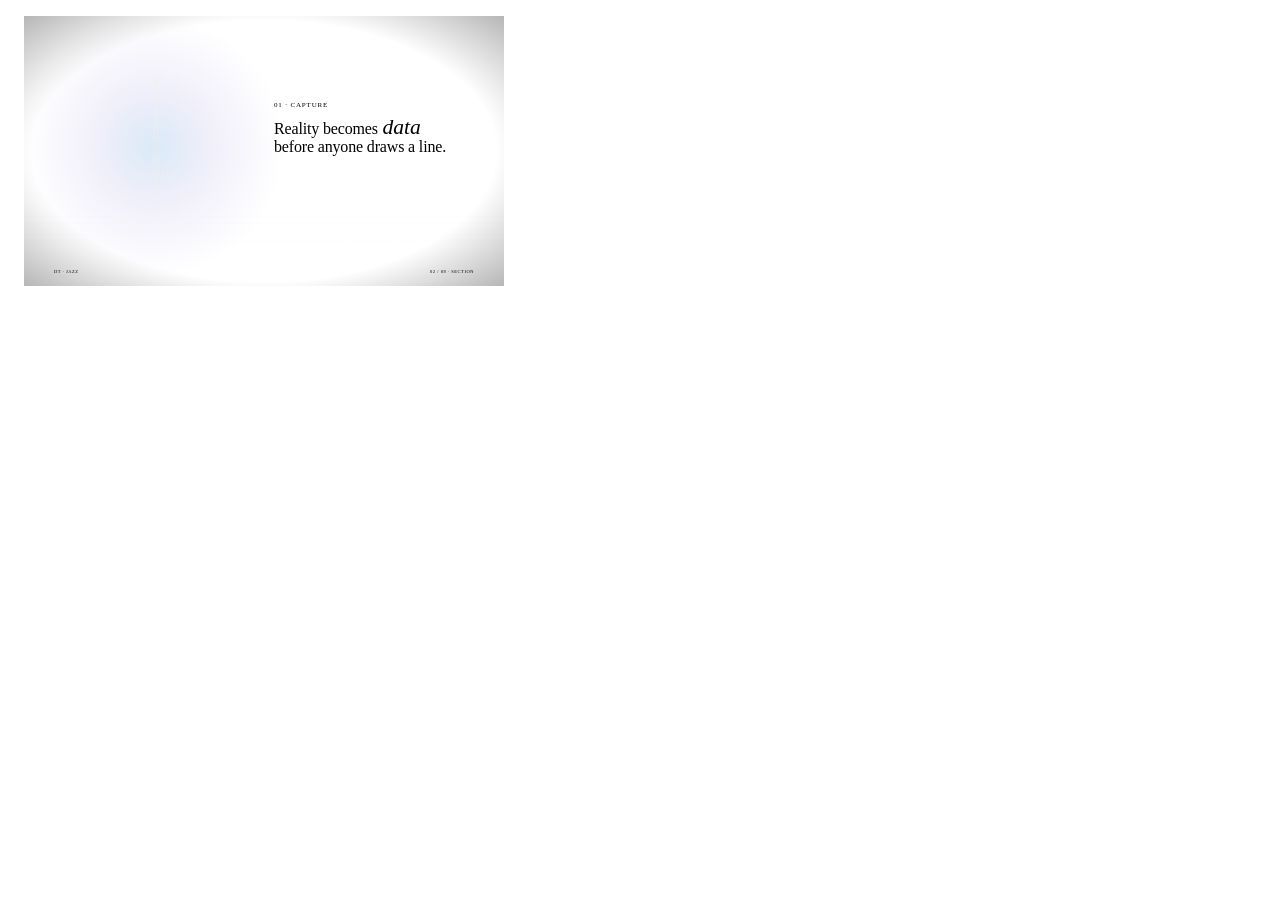
<file: claude-design/project/components/SlideSection/preview.html>
<!-- @dsCard group="Slides" height=310 subtitle="1920x1080, shown at 25%" -->
<!doctype html>
<html lang="en"><head><meta charset="utf-8"><style>body{margin:0;background:var(--bg);color:var(--ink);font-family:var(--font-sans);font-weight:300}.row{display:flex;gap:40px;align-items:flex-end;padding:24px 32px;flex-wrap:wrap}.cap{font-family:var(--font-mono);font-weight:500;font-size:13px;letter-spacing:.12em;text-transform:uppercase;color:var(--ink-soft);text-align:center;margin-top:10px}
.slide{position:absolute;inset:0;background:var(--bg);overflow:hidden;visibility:hidden}
.slide.active{visibility:visible}
.layer,.fx{position:absolute;inset:0;width:1920px;height:1080px;pointer-events:none}
.label{position:absolute;white-space:nowrap;font-family:var(--mono);font-weight:500;font-size:28px;letter-spacing:.12em;text-transform:uppercase}
.phrase{position:absolute;font-weight:300;font-size:64px;line-height:1.12;letter-spacing:-.01em}
.phrase.xl{font-size:104px;line-height:1.1}
.clave{font-family:var(--serif);font-style:italic;font-weight:400;font-size:1.35em;letter-spacing:0;line-height:.8;padding-left:.04em}
.small{position:absolute;font-size:28px;line-height:1.35;color:var(--soft)}
.fig .label{position:static}
.fig{position:absolute;display:flex;align-items:baseline;gap:32px}
.num{font-family:var(--serif);font-style:italic;font-size:150px;line-height:1}
.foot{position:absolute;left:120px;right:120px;bottom:48px;display:flex;justify-content:space-between;font-family:var(--mono);font-size:18px;letter-spacing:.12em;color:var(--soft)}
/* motion: everything is a function of the 110 BPM grid; entrances land on the "and" of the beat; nothing is still */
.in{opacity:1}

@keyframes rise{from{opacity:0;translate:0 18px}to{opacity:1;translate:0 0}}
.halo{pointer-events:none;transform-origin:center}
.active .halo{animation:breathe calc(var(--bar) * 2) ease-in-out infinite;animation-delay:calc(var(--d,0) * -.7s)}
@keyframes breathe{0%,100%{transform:scale(.96);opacity:.85}50%{transform:scale(1.05);opacity:1}}
.inst{transform-origin:50% 96%}
.active .inst.sway{animation:sway var(--bar) ease-in-out infinite}
@keyframes sway{0%,100%{transform:rotate(-.7deg) translateY(0)}50%{transform:rotate(.7deg) translateY(-3px)}}
.active .ring{animation:pulse var(--bar) infinite;transform-box:fill-box;transform-origin:center}
@keyframes pulse{0%,18%,50%,68%,100%{transform:scale(1)}25%,75%{transform:scale(1.025)}}
.active .ping{animation:ping var(--bar) infinite;animation-delay:calc(var(--d,0) * var(--beat));transform-box:fill-box;transform-origin:center}
@keyframes ping{0%,18%,50%,68%,100%{transform:scale(1);opacity:.9}25%,75%{transform:scale(1.5);opacity:.2}}
.slide{position:absolute;inset:0}</style></head><body><svg width="0" height="0" style="position:absolute" aria-hidden="true"><defs>
<filter id="grain" x="0" y="0" width="1920" height="1080" filterUnits="userSpaceOnUse"><feTurbulence type="fractalNoise" baseFrequency="0.85" numOctaves="2" seed="11" stitchTiles="stitch" result="n"/><feColorMatrix in="n" type="matrix" values="0 0 0 0 1  0 0 0 0 1  0 0 0 0 1  9 0 0 0 -5.6"/></filter>
<radialGradient id="vig" cx=".5" cy=".5" r=".78"><stop offset=".62" stop-color="#000" stop-opacity="0"/><stop offset="1" stop-color="#000" stop-opacity=".38"/></radialGradient>
<radialGradient id="glow-capture"><stop offset="0" stop-color="#7FB8E6" stop-opacity=".30"/><stop offset=".55" stop-color="#A99BE0" stop-opacity=".13"/><stop offset="1" stop-color="#A99BE0" stop-opacity="0"/></radialGradient><radialGradient id="glow-intelligence"><stop offset="0" stop-color="#A99BE0" stop-opacity=".30"/><stop offset=".55" stop-color="#E59BC0" stop-opacity=".13"/><stop offset="1" stop-color="#E59BC0" stop-opacity="0"/></radialGradient><radialGradient id="glow-delivery"><stop offset="0" stop-color="#F2B48C" stop-opacity=".30"/><stop offset=".55" stop-color="#EE7F6E" stop-opacity=".13"/><stop offset="1" stop-color="#EE7F6E" stop-opacity="0"/></radialGradient><radialGradient id="glow-innovation"><stop offset="0" stop-color="#E59BC0" stop-opacity=".30"/><stop offset=".55" stop-color="#EE7F6E" stop-opacity=".13"/><stop offset="1" stop-color="#EE7F6E" stop-opacity="0"/></radialGradient>
<symbol id="inst-capture" viewBox="-8 -8 316 656" overflow="visible"><g fill="none" stroke="#F2EFE8" stroke-linecap="round" stroke-linejoin="round"><path d="M142 300C124 306 104 326 90 352C80 372 84 398 96 416C106 430 104 442 90 462C70 490 58 520 66 556C74 586 110 598 150 598C190 598 226 586 234 556C242 520 230 490 210 462C196 442 194 430 204 416C216 398 220 372 210 352C196 326 176 306 158 300Z" style="stroke-width:calc(var(--sw)*1.000)"/><path d="M144 90L136 462H164L156 90" style="stroke-width:calc(var(--sw)*1.000)"/><path d="M144 90V46C144 28 150 16 160 14M156 90V50" style="stroke-width:calc(var(--sw)*1.000)"/><path d="M156 50C156 30 166 20 174 24C182 30 178 44 168 44C162 44 162 36 168 36" style="stroke-width:calc(var(--sw)*1.000)"/><path d="M144 58H130M144 74H130M156 64H170M156 80H170" style="stroke-width:calc(var(--sw)*1.000)"/><path d="M146 90L140 536M149 90L147 536M151 90L153 536M154 90L160 536" style="stroke-width:calc(var(--sw)*0.440)"/><path d="M122 436C108 450 126 466 118 484C114 494 118 502 126 510" style="stroke-width:calc(var(--sw)*1.000)"/><path d="M178 436C192 450 174 466 182 484C186 494 182 502 174 510" style="stroke-width:calc(var(--sw)*1.000)"/><path d="M119.5 430a3.5 3.5 0 1 0 7 0a3.5 3.5 0 1 0 -7 0" style="stroke-width:calc(var(--sw)*1.000)"/><path d="M173.5 430a3.5 3.5 0 1 0 7 0a3.5 3.5 0 1 0 -7 0" style="stroke-width:calc(var(--sw)*1.000)"/><path d="M125.5 514a3.5 3.5 0 1 0 7 0a3.5 3.5 0 1 0 -7 0" style="stroke-width:calc(var(--sw)*1.000)"/><path d="M167.5 514a3.5 3.5 0 1 0 7 0a3.5 3.5 0 1 0 -7 0" style="stroke-width:calc(var(--sw)*1.000)"/><path d="M120 496H180M132 496C136 476 164 476 168 496" style="stroke-width:calc(var(--sw)*1.000)"/><path d="M138 532H162L156 580H144Z" style="stroke-width:calc(var(--sw)*1.000)"/><path d="M150 598V636M143 608H157" style="stroke-width:calc(var(--sw)*1.000)"/></g></symbol>
<symbol id="inst-intelligence" viewBox="-8 -8 536 446" overflow="visible"><g fill="none" stroke="#F2EFE8" stroke-linecap="round" stroke-linejoin="round"><path d="M34 238H392C434 238 474 222 494 192C486 220 444 266 394 266H34Z" style="stroke-width:calc(var(--sw)*1.000)"/><path d="M118 238L206 64L468 92C500 122 506 160 494 194" style="stroke-width:calc(var(--sw)*1.000)"/><path d="M130 238L214 80L460 106C488 130 492 160 482 192" style="stroke-width:calc(var(--sw)*1.000)"/><path d="M332 238L340 100" style="stroke-width:calc(var(--sw)*1.000)"/><path d="M34 214H236V238" style="stroke-width:calc(var(--sw)*1.000)"/><path d="M34 214V238" style="stroke-width:calc(var(--sw)*1.000)"/><path d="M46 214V238M58 214V238M70 214V238M82 214V238M94 214V238M106 214V238M118 214V238M130 214V238M142 214V238M154 214V238M166 214V238M178 214V238M190 214V238M202 214V238M214 214V238M226 214V238" style="stroke-width:calc(var(--sw)*0.440)"/><path d="M55 214V228H61V214M67 214V228H73V214M91 214V228H97V214M103 214V228H109V214M115 214V228H121V214M139 214V228H145V214M151 214V228H157V214M175 214V228H181V214M187 214V228H193V214M199 214V228H205V214" style="stroke-width:calc(var(--sw)*1.000)"/><path d="M150 214L170 168M226 214L196 168M160 190H214" style="stroke-width:calc(var(--sw)*0.440)"/><path d="M44 266L48 396M64 266L60 396M46 396H62" style="stroke-width:calc(var(--sw)*1.000)"/><path d="M47 406a7 7 0 1 0 14 0a7 7 0 1 0 -14 0" style="stroke-width:calc(var(--sw)*1.000)"/><path d="M432 256L436 392M452 252L446 392M434 392H448" style="stroke-width:calc(var(--sw)*1.000)"/><path d="M434 402a7 7 0 1 0 14 0a7 7 0 1 0 -14 0" style="stroke-width:calc(var(--sw)*1.000)"/><path d="M300 266L303 372M316 266L312 372" style="stroke-width:calc(var(--sw)*1.000)"/><path d="M118 266V352M138 266V352M108 352H148" style="stroke-width:calc(var(--sw)*1.000)"/><path d="M112 352V362M128 352V362M144 352V362" style="stroke-width:calc(var(--sw)*0.667)"/></g></symbol>
<symbol id="inst-delivery" viewBox="-8 -8 666 456" overflow="visible"><g fill="none" stroke="#F2EFE8" stroke-linecap="round" stroke-linejoin="round"><path d="M210 300a100 100 0 1 0 200 0a100 100 0 1 0 -200 0" style="stroke-width:calc(var(--sw)*1.000)"/><path d="M224 300a86 86 0 1 0 172 0a86 86 0 1 0 -172 0" style="stroke-width:calc(var(--sw)*0.440)"/><path d="M216 300a94 94 0 1 0 188 0a94 94 0 1 0 -188 0" stroke-dasharray="1.5 36" stroke-linecap="butt" stroke-opacity="0.6" style="stroke-width:calc(var(--sw)*3.333)"/><path d="M298 300a12 12 0 1 0 24 0a12 12 0 1 0 -24 0" style="stroke-width:calc(var(--sw)*1.000)"/><path d="M232 396L216 424M388 396L404 424" style="stroke-width:calc(var(--sw)*1.000)"/><path d="M223 162V184C223 198 307 198 307 184V162" style="stroke-width:calc(var(--sw)*1.000)"/><path d="M223 162a42 12 0 1 0 84 0a42 12 0 1 0 -84 0" style="stroke-width:calc(var(--sw)*1.000)"/><path d="M313 162V184C313 198 397 198 397 184V162" style="stroke-width:calc(var(--sw)*1.000)"/><path d="M313 162a42 12 0 1 0 84 0a42 12 0 1 0 -84 0" style="stroke-width:calc(var(--sw)*1.000)"/><path d="M310 200V186" style="stroke-width:calc(var(--sw)*1.000)"/><path d="M106 256V296C106 312 214 312 214 296V256" style="stroke-width:calc(var(--sw)*1.000)"/><path d="M106 256a54 14 0 1 0 108 0a54 14 0 1 0 -108 0" style="stroke-width:calc(var(--sw)*1.000)"/><path d="M118 258V300M148 262V308M172 262V308M202 258V300" style="stroke-width:calc(var(--sw)*0.440)"/><path d="M160 312V404M160 366L122 424M160 366L198 424" style="stroke-width:calc(var(--sw)*1.000)"/><path d="M415 260V306C415 324 535 324 535 306V260" style="stroke-width:calc(var(--sw)*1.000)"/><path d="M415 260a60 16 0 1 0 120 0a60 16 0 1 0 -120 0" style="stroke-width:calc(var(--sw)*1.000)"/><path d="M425 316V412M525 316V412" style="stroke-width:calc(var(--sw)*1.000)"/><path d="M12 196a40 6 0 1 0 80 0a40 6 0 1 0 -80 0" style="stroke-width:calc(var(--sw)*1.000)"/><path d="M12 206a40 6 0 1 0 80 0a40 6 0 1 0 -80 0" style="stroke-width:calc(var(--sw)*1.000)"/><path d="M52 212V410M52 410L22 430M52 410L82 430M52 380L100 410" style="stroke-width:calc(var(--sw)*1.000)"/><path d="M508 96a62 9 0 1 0 124 0a62 9 0 1 0 -124 0" transform="rotate(-9 570 96)" style="stroke-width:calc(var(--sw)*1.000)"/><path d="M561 96a9 2 0 1 0 18 0a9 2 0 1 0 -18 0" transform="rotate(-9 570 96)" style="stroke-width:calc(var(--sw)*1.000)"/><path d="M580 106V410M580 410L554 430M580 410L606 430" style="stroke-width:calc(var(--sw)*1.000)"/><path d="M96 150L176 224M140 130L198 224" style="stroke-width:calc(var(--sw)*0.667)"/></g></symbol>
<symbol id="inst-innovation" viewBox="-8 -8 376 636" overflow="visible"><g fill="none" stroke="#F2EFE8" stroke-linecap="round" stroke-linejoin="round"><path d="M137 150C137 104 130 74 106 56C90 46 76 48 60 46" style="stroke-width:calc(var(--sw)*1.000)"/><path d="M155 150C155 108 148 90 118 76C98 68 82 70 62 66" style="stroke-width:calc(var(--sw)*1.000)"/><path d="M60 46L30 44L26 56L62 66" style="stroke-width:calc(var(--sw)*1.000)"/><path d="M38 45L40 55" style="stroke-width:calc(var(--sw)*0.440)"/><path d="M126 150H166" style="stroke-width:calc(var(--sw)*1.000)"/><path d="M128 150L116 440C112 520 150 586 222 586C290 586 322 540 324 480C326 450 332 428 338 408" style="stroke-width:calc(var(--sw)*1.000)"/><path d="M164 150L176 440C180 486 196 524 226 524C252 524 268 500 270 470C272 448 276 430 278 410" style="stroke-width:calc(var(--sw)*1.000)"/><path d="M272 396a36 12 0 1 0 72 0a36 12 0 1 0 -72 0" transform="rotate(-10 308 396)" style="stroke-width:calc(var(--sw)*1.000)"/><path d="M278 396a30 8 0 1 0 60 0a30 8 0 1 0 -60 0" transform="rotate(-10 308 396)" style="stroke-width:calc(var(--sw)*0.440)"/><path d="M139 190a7 7 0 1 0 14 0a7 7 0 1 0 -14 0" style="stroke-width:calc(var(--sw)*1.000)"/><path d="M139 226a7 7 0 1 0 14 0a7 7 0 1 0 -14 0" style="stroke-width:calc(var(--sw)*1.000)"/><path d="M139 262a7 7 0 1 0 14 0a7 7 0 1 0 -14 0" style="stroke-width:calc(var(--sw)*1.000)"/><path d="M139 298a7 7 0 1 0 14 0a7 7 0 1 0 -14 0" style="stroke-width:calc(var(--sw)*1.000)"/><path d="M139 334a7 7 0 1 0 14 0a7 7 0 1 0 -14 0" style="stroke-width:calc(var(--sw)*1.000)"/><path d="M140 370a7 7 0 1 0 14 0a7 7 0 1 0 -14 0" style="stroke-width:calc(var(--sw)*1.000)"/><path d="M141 406a6 6 0 1 0 12 0a6 6 0 1 0 -12 0" style="stroke-width:calc(var(--sw)*1.000)"/><path d="M168 200H184M170 260H186M172 320H188" style="stroke-width:calc(var(--sw)*0.667)"/><path d="M186 200a4 4 0 1 0 8 0a4 4 0 1 0 -8 0" style="stroke-width:calc(var(--sw)*1.000)"/><path d="M188 260a4 4 0 1 0 8 0a4 4 0 1 0 -8 0" style="stroke-width:calc(var(--sw)*1.000)"/><path d="M190 320a4 4 0 1 0 8 0a4 4 0 1 0 -8 0" style="stroke-width:calc(var(--sw)*1.000)"/><path d="M226 524V536M206 520L200 532" style="stroke-width:calc(var(--sw)*0.667)"/></g></symbol>
</defs></svg><div style="padding:16px 24px"><div style="width:480px;height:270px;position:relative;overflow:hidden;outline:1px solid var(--hairline)"><div class="slide active" style="position:absolute;left:0;top:0;width:1920px;height:1080px;transform:scale(.25);transform-origin:0 0;visibility:visible;background:var(--bg)">
<svg class="halo" style="position:absolute;left:0px;top:0px;--d:0" width="1040" height="1040" viewBox="-1 -1 2 2"><circle r="1" fill="url(#glow-capture)"/></svg>
<svg class="inst sway" style="position:absolute;left:370px;top:190px;overflow:visible;" width="300" height="622.8" viewBox="-8 -8 316 656"><use href="#inst-capture" style="--sw:1.580px"/></svg>
<svg class="layer" viewBox="0 0 1920 1080"><g class=""><path d="M0 900H1920" stroke="#F2EFE8" stroke-width="1" stroke-opacity=".35"/><path d="M0 876H1920" stroke="#F2EFE8" stroke-width="1" stroke-opacity=".35"/><path d="M0 852H1920" stroke="#F2EFE8" stroke-width="1" stroke-opacity=".35"/><path d="M0 828H1920" stroke="#F2EFE8" stroke-width="1" stroke-opacity=".35"/><path d="M0 804H1920" stroke="#F2EFE8" stroke-width="1" stroke-opacity=".35"/></g></svg>
<div class="label in" style="left:1000px;top:340px;">01 · Capture</div>
<div class="phrase in" style="left:1000px;top:410px;--d:1.5;width:720px">Reality becomes <span class="clave">data</span> before anyone draws a line.</div>
<div class="foot"><span>DT · JAZZ</span><span>02 / 08 · SECTION</span></div><svg class="fx" viewBox="0 0 1920 1080"><rect width="1920" height="1080" filter="url(#grain)" opacity=".06"/><rect width="1920" height="1080" fill="url(#vig)"/></svg></div></div></div></body></html>
</file>
